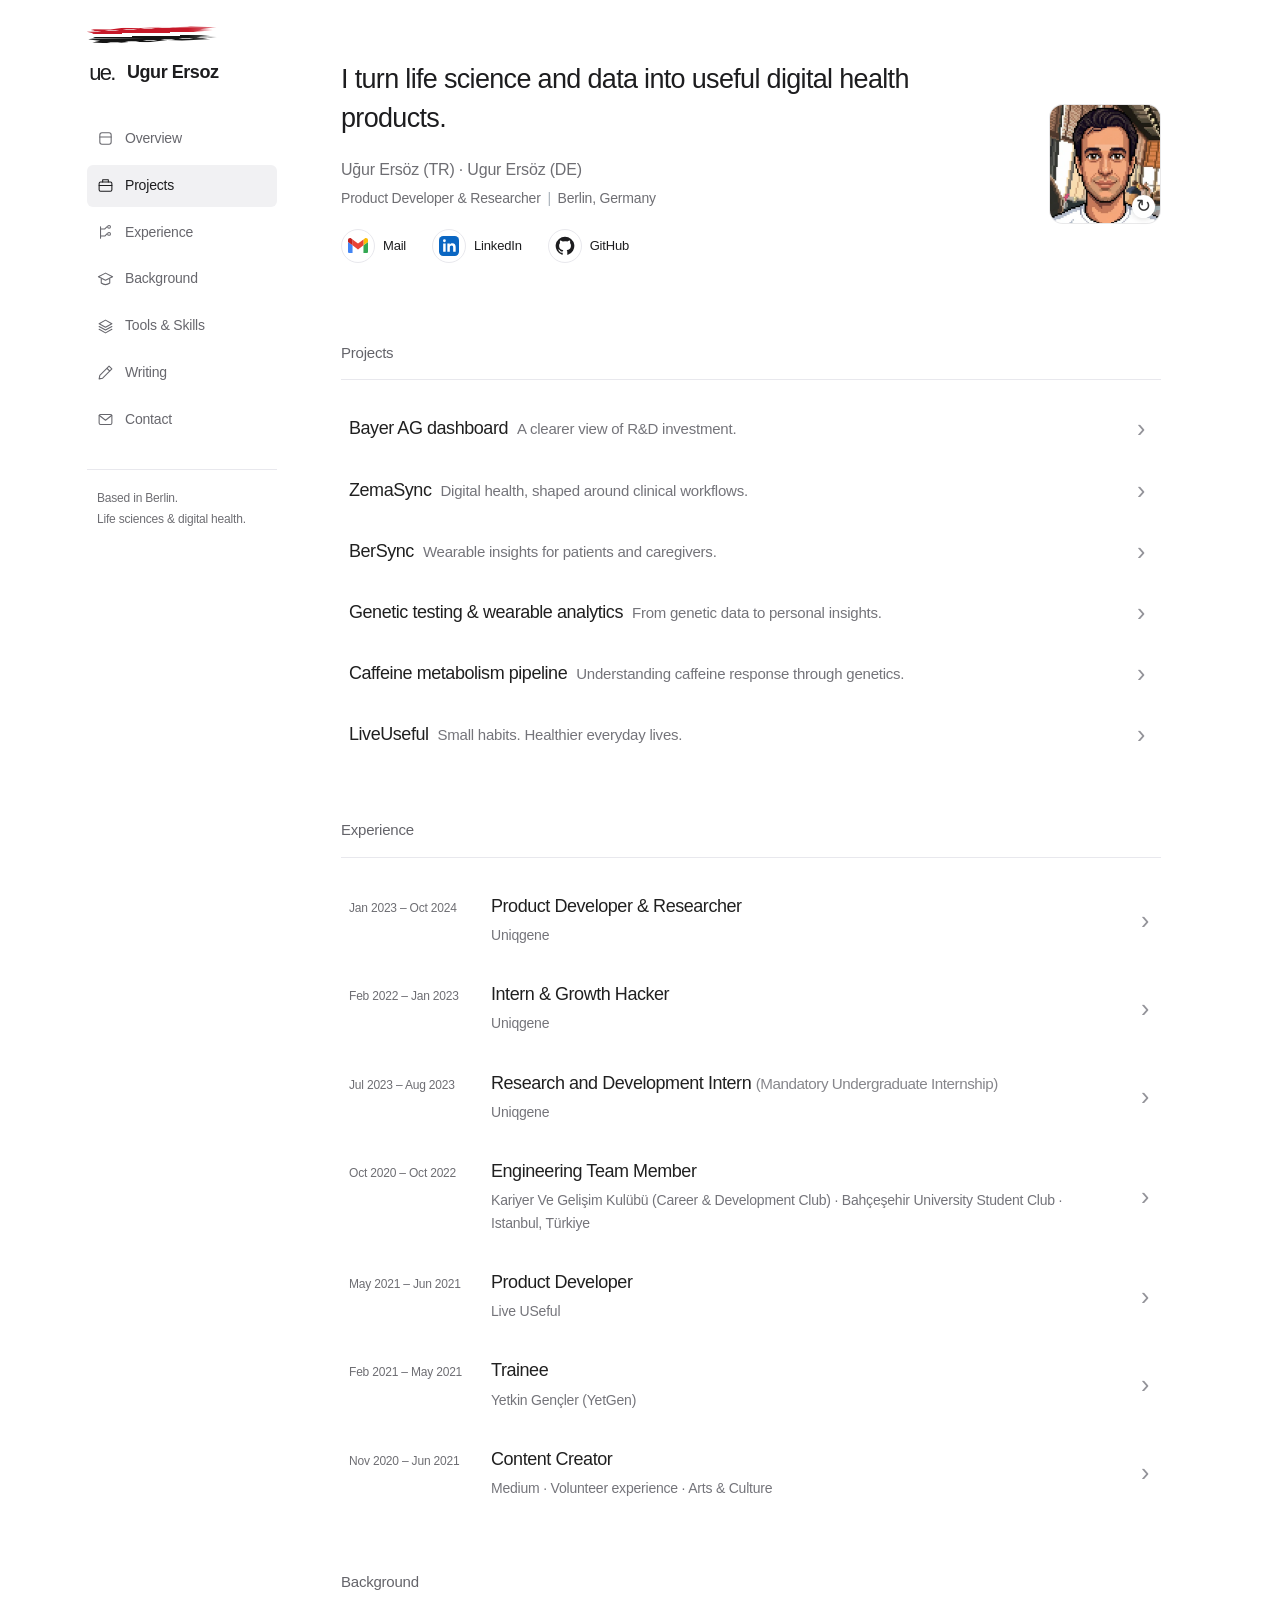
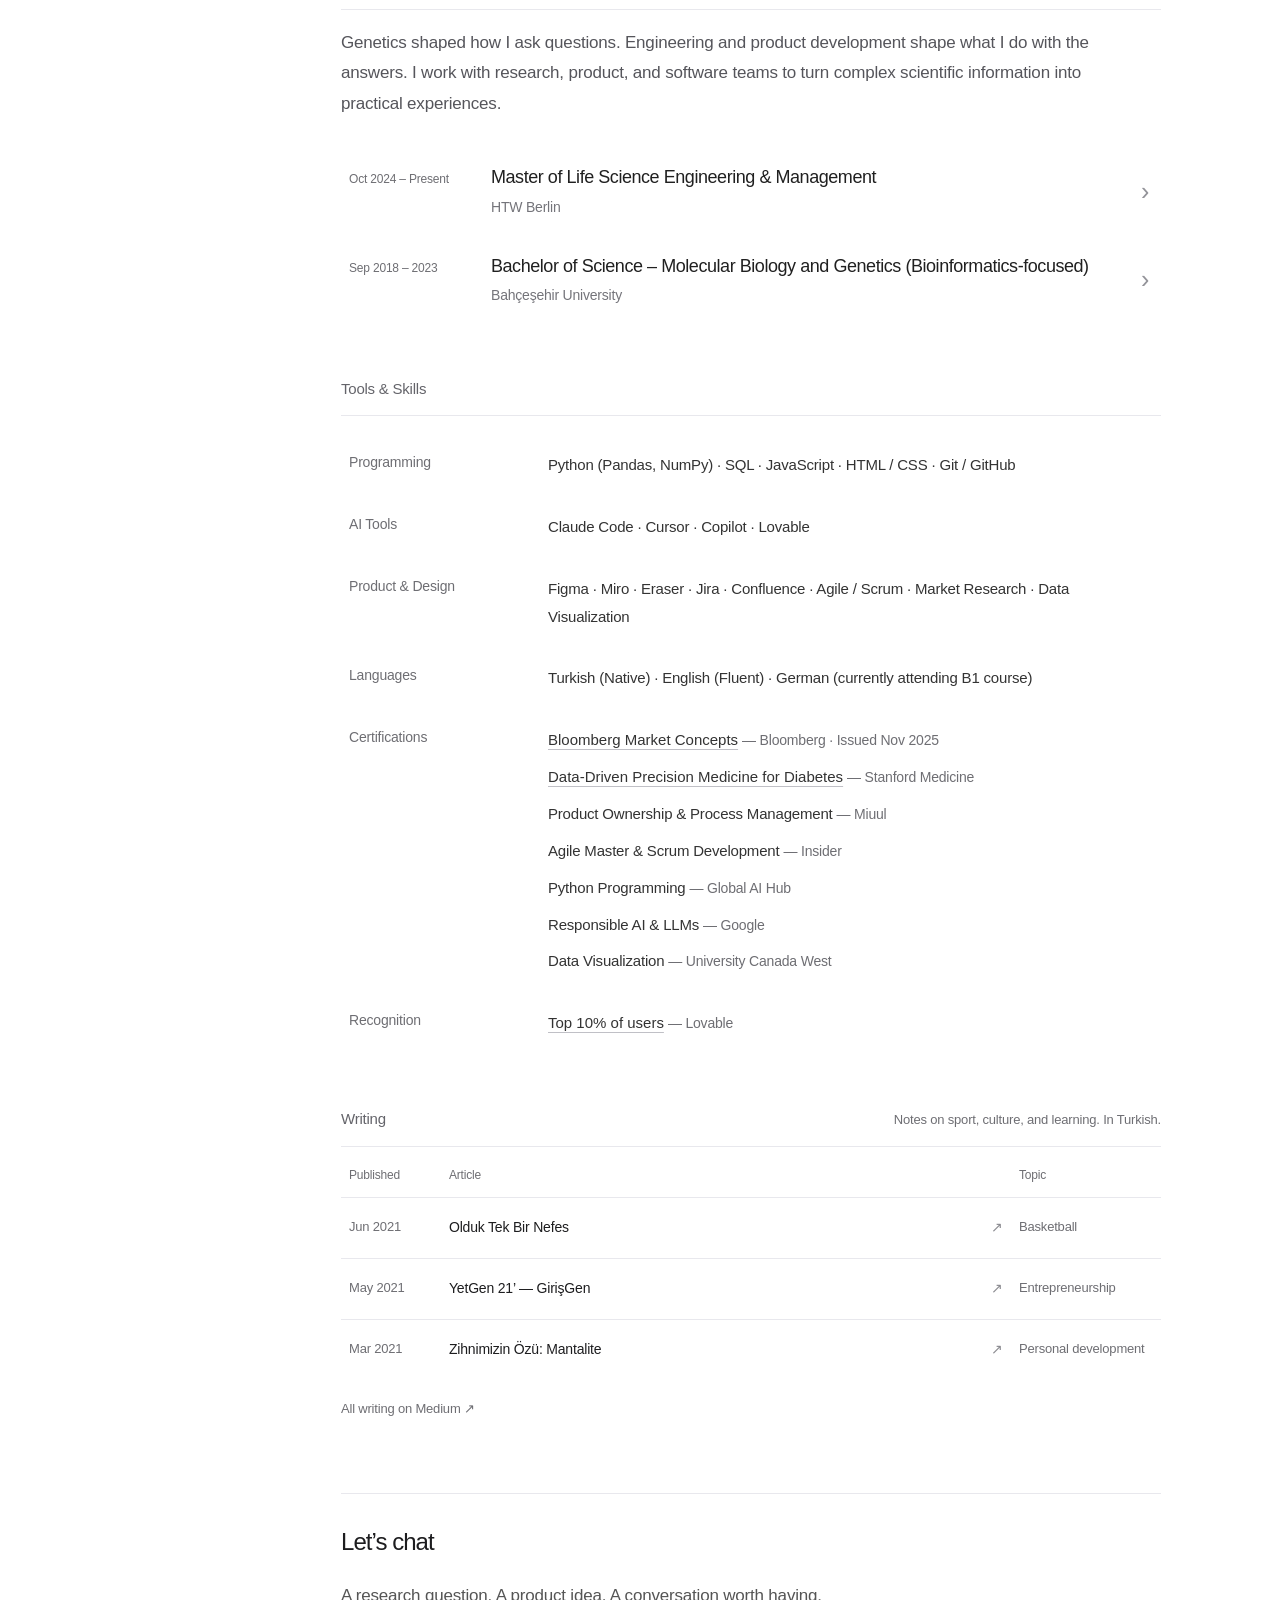
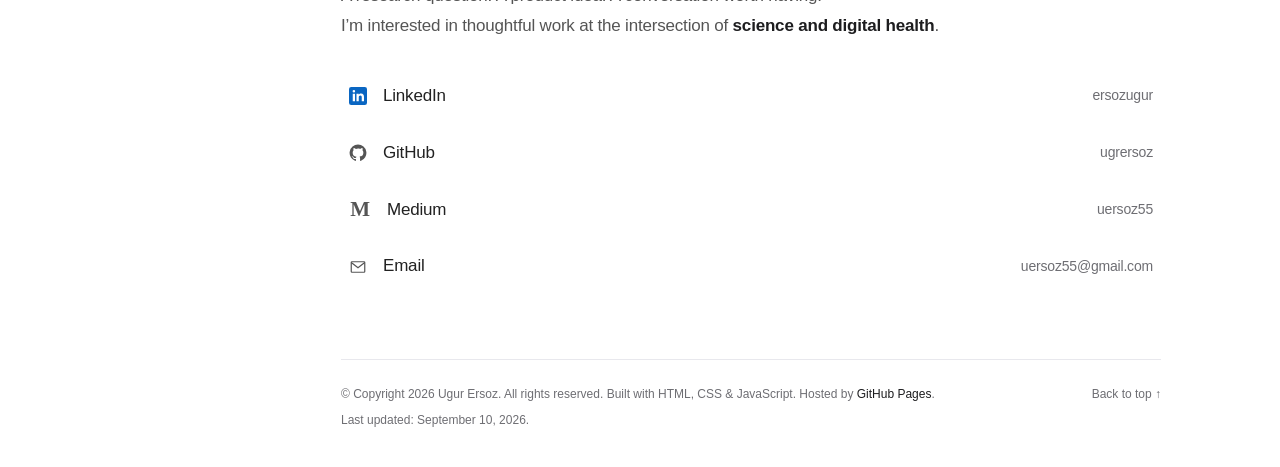
<file: index.html>
<!DOCTYPE html>
<html lang="en">

<head>
    <meta charset="UTF-8">
    <meta name="viewport" content="width=device-width, initial-scale=1.0">
    <meta name="color-scheme" content="light">
    <meta name="theme-color" content="#ffffff">

    <!-- Security hardening -->
    <meta http-equiv="Content-Security-Policy" content="default-src 'none'; script-src 'self'; script-src-attr 'none'; style-src 'self' 'unsafe-inline'; img-src 'self' data:; font-src 'self'; manifest-src 'self'; connect-src 'none'; object-src 'none'; frame-src 'none'; base-uri 'none'; form-action 'none'; upgrade-insecure-requests">
    <meta name="referrer" content="no-referrer">

    <title>Uğur Ersöz (Ugur Ersoz) — Product Developer &amp; Researcher</title>
    <meta name="description" content="Uğur Ersöz (Ugur Ersoz), product developer and researcher in Berlin. Projects in genetics, data analysis, and digital health, plus experience and writing.">
    <meta name="author" content="Ugur Ersoz">
    <meta name="robots" content="index, follow">
    <link rel="canonical" href="https://ugrersoz.github.io/">

    <!-- Open Graph -->
    <meta property="og:type" content="website">
    <meta property="og:site_name" content="Ugur Ersoz — Portfolio">
    <meta property="og:title" content="Ugur Ersoz — Product Developer & Researcher">
    <meta property="og:description" content="Product developer and researcher in life-science engineering and digital health. Berlin, Germany.">
    <meta property="og:url" content="https://ugrersoz.github.io/">
    <meta property="og:image" content="https://ugrersoz.github.io/images/og-image.jpg">
    <meta property="og:locale" content="en_US">

    <!-- Twitter -->
    <meta name="twitter:card" content="summary_large_image">
    <meta name="twitter:title" content="Ugur Ersoz — Product Developer & Researcher">
    <meta name="twitter:description" content="Product developer and researcher in life-science engineering and digital health. Berlin, Germany.">
    <meta name="twitter:image" content="https://ugrersoz.github.io/images/og-image.jpg">

    <!-- Icons & PWA -->
    <link rel="icon" type="image/png" href="images/favicon.png">
    <link rel="apple-touch-icon" href="images/apple-touch-icon.png">
    <link rel="manifest" href="site.webmanifest">

    <!-- Structured data -->
    <script type="application/ld+json">
    {
      "@context": "https://schema.org",
      "@type": "Person",
      "name": "Ugur Ersoz",
      "alternateName": ["Uğur Ersöz", "Ugur Ersöz"],
      "url": "https://ugrersoz.github.io/",
      "image": "https://ugrersoz.github.io/images/og-image.jpg",
      "jobTitle": "Product Developer & Researcher",
      "address": {
        "@type": "PostalAddress",
        "addressLocality": "Berlin",
        "addressCountry": "DE"
      },
      "sameAs": [
        "https://github.com/ugrersoz",
        "https://www.linkedin.com/in/ersozugur"
      ]
    }
    </script>
<style>
:root {
    --ink:#20272d;
    --muted:#606b75;
    --blue:#245cbe;
    --line:#e2e7eb;
    --soft:#f6f8fa;
    --body:960px;
    color-scheme:light
}

* {
    box-sizing:border-box
}
html {
    scroll-behavior:smooth;
    scroll-padding-top:100px
}
body {
    margin:0;
    background:#fff;
    color:var(--ink);
    font-family:-apple-system,BlinkMacSystemFont,'Segoe UI',sans-serif;
    font-size:16px;
    line-height:1.7;
    -webkit-font-smoothing:antialiased
}
a {
    color:inherit;
    text-underline-offset:4px
}
button {
    font:inherit;
    color:inherit
}
a,button,summary {
    -webkit-tap-highlight-color:transparent
}
a:focus-visible,button:focus-visible,summary:focus-visible {
    outline:3px solid var(--blue);
    outline-offset:5px;
    border-radius:3px
}
a:hover {
    color:var(--blue)
}
button,summary {
    cursor:pointer
}
img {
    max-width:100%;
    height:auto
}
p,h1,h2,figure {
    margin:0
}
.topbar,main,.footer {
    width:min(var(--body),calc(100% - 64px));
    margin-inline:auto
}
.topbar {
    display:flex;
    align-items:center;
    justify-content:space-between;
    min-height:100px;
    border-bottom:1px solid var(--line);
    gap:24px
}
.wordmark {
    display:flex;
    align-items:center;
    gap:12px;
    font-weight:650;
    text-decoration:none;
    white-space:nowrap
}
.monogram {
    display:grid;
    place-items:center;
    width:36px;
    height:36px;
    background:var(--ink);
    color:#fff;
    border-radius:10px;
    font-size:20px;
    letter-spacing:-1px
}
.topbar nav {
    display:flex;
    align-items:center;
    gap:28px
}
.topbar nav a {
    font-size:14px;
    text-decoration:none;
    color:var(--muted)
}
.topbar nav a[aria-current],.topbar nav a:hover {
    color:var(--blue)
}
.topbar .nav-contact {
    color:var(--ink)
}
.nav-contact span {
    margin-left:6px
}
.hero {
    display:grid;
    grid-template-columns:1fr 176px;
    align-items:center;
    gap:64px;
    padding:78px 0 50px
}
.eyebrow {
    font-size:12px;
    letter-spacing:.13em;
    font-weight:600;
    color:var(--muted);
    display:flex;
    align-items:center;
    gap:8px
}
.location-dot {
    width:6px;
    height:6px;
    border-radius:50%;
    background:var(--blue)
}
h1 {
    font-size:clamp(36px,4.7vw,54px);
    font-weight:600;
    line-height:1.13;
    letter-spacing:-.055em;
    margin:22px 0
}
h1 span {
    color:var(--blue)
}
.hero-intro {
    max-width:570px;
    color:var(--muted);
    font-size:18px;
    line-height:1.75
}
.hero-links {
    display:flex;
    align-items:center;
    gap:24px;
    margin-top:28px;
    flex-wrap:wrap
}
.hero-links a {
    font-size:14px;
    text-decoration:none
}
.hero-links .primary-link {
    font-weight:600;
    color:var(--blue)
}
.hero-links span {
    margin-left:6px
}
.portrait img {
    display:block;
    width:176px;
    height:190px;
    object-fit:cover;
    border-radius:18px;
    background:var(--soft)
}
.portrait figcaption {
    font-size:14px;
    font-weight:600;
    padding-top:12px
}
.portrait figcaption span {
    display:block;
    font-size:12px;
    font-weight:400;
    color:var(--muted)
}
.focus-strip {
    display:flex;
    gap:20px;
    flex-wrap:wrap;
    padding-bottom:34px;
    font-size:13px;
    color:var(--muted);
    border-bottom:1px solid var(--line)
}
.focus-strip span[aria-hidden] {
    color:#b2bbc5
}
.portfolio-section {
    padding-top:55px
}
.section-heading {
    display:flex;
    align-items:baseline;
    justify-content:space-between;
    gap:20px;
    margin-bottom:22px
}
.section-heading>div {
    display:flex;
    gap:16px;
    align-items:baseline
}
.section-number {
    font-size:12px;
    color:var(--blue);
    font-variant-numeric:tabular-nums
}
.section-heading h2 {
    font-size:22px;
    letter-spacing:-.035em;
    font-weight:600
}
.section-heading>p {
    font-size:14px;
    color:var(--muted)
}
.entry {
    border-top:1px solid var(--line)
}
.entry:last-child {
    border-bottom:1px solid var(--line)
}
.entry>summary {
    list-style:none;
    display:flex;
    align-items:center;
    gap:20px;
    padding:22px 8px;
    transition:background .15s
}
.entry>summary::-webkit-details-marker {
    display:none
}
.entry>summary:hover {
    background:var(--soft)
}
.entry[open]>summary {
    background:var(--soft)
}
.project-index {
    width:38px;
    height:38px;
    flex-shrink:0;
    display:grid;
    place-items:center;
    background:#f0f4fa;
    border:1px solid #e0e8f2;
    border-radius:10px;
    color:var(--blue);
    font-size:12px;
    letter-spacing:.06em
}
.entry-copy {
    flex:1;
    min-width:0
}
.entry-title,.entry-subtitle {
    display:block
}
.entry-title {
    font-size:17px;
    font-weight:600;
    line-height:1.5;
    letter-spacing:-.015em
}
.entry-subtitle {
    font-size:14px;
    color:var(--muted);
    line-height:1.6;
    margin-top:3px
}
.entry-meta {
    font-size:12px;
    color:var(--muted);
    flex-shrink:0;
    max-width:150px;
    text-align:right
}
.project-entry .entry-meta {
    background:var(--soft);
    border:1px solid var(--line);
    border-radius:5px;
    padding:2px 8px
}
.entry-toggle {
    font-size:24px;
    font-weight:300;
    color:var(--muted);
    width:24px;
    text-align:center;
    flex-shrink:0
}
.entry[open]>.entry-toggle,.entry[open]>summary>.entry-toggle {
    transform:rotate(45deg);
    color:var(--blue)
}
.entry-body {
    padding:24px 24px 30px;
    background:#fafbfc;
    border-top:1px solid var(--line)
}
.project-context {
    font-size:13px;
    color:var(--muted);
    margin-bottom:14px
}
.card-description,.job-description {
    color:#4d5862;
    line-height:1.8
}
.job-description ul {
    padding-left:20px;
    margin:0
}
.job-description li+li {
    margin-top:10px
}
strong {
    font-weight:600;
    color:var(--ink)
}
.project-content {
    display:flex;
    flex-direction:column-reverse;
    gap:22px
}
.project-image-container {
    max-width:650px
}
.project-image-container>div {
    display:flex;
    gap:12px
}
.project-image-container>div>.image-preview {
    min-width:0;
    flex:1
}
.image-preview {
    display:block;
    border:1px solid var(--line);
    padding:0;
    background:#fff;
    border-radius:8px;
    overflow:hidden;
    cursor:zoom-in;
    max-width:100%
}
.project-image-container img.project-image {
    display:block;
    width:100%!important;
    height:auto!important;
    max-height:380px;
    object-fit:contain!important
}
.launch-highlight {
    border:1px solid var(--line);
    border-radius:8px;
    margin-top:18px;
    background:#fff
}
.launch-highlight summary {
    display:flex;
    justify-content:space-between;
    gap:18px;
    padding:16px;
    list-style:none
}
.launch-highlight summary::-webkit-details-marker {
    display:none
}
.launch-summary-label {
    display:block;
    font-size:12px;
    color:var(--blue)
}
.launch-summary-title {
    display:block;
    font-size:15px;
    font-weight:600
}
.launch-toggle {
    font-size:23px
}
.launch-highlight[open] .launch-toggle {
    transform:rotate(45deg)
}
.launch-content {
    padding:0 18px 20px
}
.launch-content p,.launch-content ul {
    margin-bottom:18px
}
.launch-post-frame {
    margin-top:18px;
    max-width:600px
}
.launch-post-image {
    display:block;
    max-height:500px;
    object-fit:contain
}
.project-links {
    display:flex;
    gap:12px;
    flex-wrap:wrap;
    margin-top:20px
}
.project-link {
    font-size:14px;
    text-decoration:none;
    border:1px solid #d4dfe9;
    background:#fff;
    color:var(--blue);
    padding:7px 13px;
    border-radius:6px
}
.project-link:hover {
    background:#edf3fc
}
.about-text {
    color:var(--muted);
    max-width:750px;
    margin-bottom:28px
}
.courses-label {
    font-size:14px;
    font-weight:600;
    margin:18px 0 10px
}
.courses-list {
    display:grid;
    grid-template-columns:1fr 1fr;
    gap:8px 20px;
    font-size:14px
}
.skills-list {
    border-top:1px solid var(--line)
}
.skills-row {
    display:grid;
    grid-template-columns:175px 1fr;
    gap:24px;
    padding:21px 8px;
    border-bottom:1px solid var(--line)
}
.skills-label {
    font-size:14px;
    color:var(--muted)
}
.skills-values {
    font-size:16px
}
.cert-item+.cert-item {
    margin-top:9px
}
.cert-source {
    color:var(--muted);
    font-size:14px
}
.cert-link {
    background:none;
    border:0;
    padding:0;
    text-align:left;
    text-decoration:underline;
    text-underline-offset:4px
}
.contact-section {
    margin-top:70px;
    background:var(--soft);
    padding:40px;
    border:1px solid var(--line);
    border-radius:12px
}
.contact-section h2 {
    font-size:32px;
    letter-spacing:-.04em;
    margin:12px 0 10px;
    font-weight:600
}
.contact-section>p:not(.eyebrow) {
    color:var(--muted)
}
.email-link {
    display:inline-block;
    font-size:22px;
    color:var(--blue);
    margin-top:20px;
    text-decoration:none;
    overflow-wrap:anywhere
}
.email-link span {
    margin-left:12px
}
.contact-socials {
    display:flex;
    gap:24px;
    margin-top:20px;
    font-size:14px
}
.contact-socials a {
    text-decoration:none
}
.footer {
    display:flex;
    justify-content:space-between;
    gap:16px;
    padding:30px 0 36px;
    color:var(--muted);
    font-size:12px
}
.footer a {
    text-decoration:none
}
dialog {
    border:0;
    border-radius:12px;
    padding:48px 18px 18px;
    max-width:92vw;
    max-height:92vh;
    background:#fff
}
dialog::backdrop {
    background:rgba(15,23,32,.8)
}
dialog img {
    display:block;
    max-width:85vw;
    max-height:76vh;
    object-fit:contain;
    margin:auto
}
.close {
    position:absolute;
    top:4px;
    right:8px;
    width:44px;
    height:44px;
    border:0;
    background:transparent;
    font-size:30px
}
.skip-link {
    position:fixed;
    top:-100px;
    left:20px;
    background:var(--ink);
    color:white;
    padding:10px 16px;
    z-index:10
}
.skip-link:focus {
    top:10px
}

@media(max-width:760px) {
    .topbar,main,.footer {
    width:calc(100% - 40px)
}
.topbar {
    min-height:82px
}
.topbar nav {
    gap:16px
}
.topbar .nav-contact {
    display:none
}
.hero {
    gap:28px;
    grid-template-columns:1fr 126px;
    padding:50px 0 32px
}
.portrait img {
    width:126px;
    height:144px
}
.portrait figcaption span {
    font-size:12px
}
.hero-intro {
    font-size:16px
}
.section-heading {
    display:block
}
.section-heading>p {
    margin-top:6px
}
.entry-meta {
    display:none
}
.entry>summary {
    gap:14px
}
.focus-strip {
    gap:12px
}
.contact-section {
    padding:28px
}
.footer {
    flex-wrap:wrap
}
.skills-row {
    grid-template-columns:135px 1fr;
    gap:16px
}

}

@media(max-width:480px) {
    .topbar {
    flex-wrap:wrap;
    gap:16px;
    padding:18px 0
}
.topbar nav {
    gap:24px;
    width:100%
}
.hero {
    grid-template-columns:1fr;
    position:relative;
    padding-top:34px;
    gap:24px
}
.hero-copy {
    min-width:0
}
.hero .eyebrow {
    padding-right:64px;
    min-height:28px
}
.portrait {
    position:absolute;
    right:0;
    top:26px
}
.portrait img {
    width:52px;
    height:52px;
    border-radius:12px
}
.portrait figcaption {
    display:none
}
h1 {
    font-size:39px;
    margin-top:28px
}
.hero-links {
    gap:20px
}
.focus-strip {
    font-size:12px;
    column-gap:9px;
    row-gap:0
}
.portfolio-section {
    padding-top:40px
}
.project-index {
    width:30px;
    height:34px;
    border-radius:7px
}
.entry>summary {
    gap:10px;
    padding:18px 0
}
.entry-title {
    font-size:16px
}
.entry-subtitle {
    font-size:14px
}
.entry-body {
    padding:18px 12px
}
.skills-row {
    grid-template-columns:1fr;
    gap:7px
}
.courses-list {
    grid-template-columns:1fr
}
.contact-section {
    padding:24px 20px;
    margin-top:48px
}
.contact-section h2 {
    font-size:28px
}
.email-link {
    font-size:20px
}
.footer {
    gap:8px 16px
}
.footer>a {
    margin-left:auto
}

}

@media(prefers-reduced-motion:reduce) {
    html {
    scroll-behavior:auto
}
*,*::before,*::after {
    transition:none!important
}

}

@media print {
    .topbar,.hero-links,.footer>a {
    display:none
}
main,.footer {
    width:100%
}
.entry-body {
    display:block
}
.entry::details-content {
    content-visibility:visible
}
.contact-section {
    break-inside:avoid
}

}


.alternate-names { margin: 0 0 5px; color: var(--muted); font-size: 14px; }
.profile-role { margin-bottom: 18px; font-size: 16px; line-height: 1.6; }
.profile-role span { color: #a7b0b9; margin-inline: 3px; }
.profile-contacts { display: flex; flex-wrap: wrap; gap: 12px; margin-top: 24px; }
.profile-contacts a { display: inline-flex; align-items: center; justify-content: center; gap: 9px; min-height: 46px; padding: 9px 16px; border: 1px solid var(--line); border-radius: 8px; text-decoration: none; font-size: 15px; background: #fff; }
.profile-contacts a:hover { border-color: var(--blue); background: var(--soft); }
.profile-contacts svg { width: 19px; height: 19px; flex-shrink: 0; }
.hero-links { margin-top: 20px; }
.footer { align-items: baseline; font-size: 13px; }
.footer-details { max-width: 780px; }
.footer-details p + p { margin-top: 4px; }
.footer-details a { color: var(--blue); }
.footer > a { flex-shrink: 0; }
@media (max-width: 480px) {
 .profile-contacts { gap: 8px; }
 .profile-contacts a { padding-inline: 12px; font-size: 14px; }
 .profile-role { font-size: 15px; }
 .footer > a { margin: 6px 0 0; }
}

.portrait-flip { display: block; position: relative; width: 176px; height: 190px; padding: 0; border: 0; border-radius: 18px; background: transparent; perspective: 900px; cursor: pointer; }
.portrait-flipper { position: relative; display: block; width: 100%; height: 100%; transform-style: preserve-3d; transition: transform .65s cubic-bezier(.2,.7,.2,1); }
.portrait-flip[aria-pressed="true"] .portrait-flipper { transform: rotateY(180deg); }
.portrait .portrait-flipper img { position: absolute; inset: 0; display: block; width: 100%; height: 100%; object-fit: cover; border-radius: 18px; backface-visibility: hidden; -webkit-backface-visibility: hidden; }
.portrait-back { transform: rotateY(180deg); }
.flip-badge { position: absolute; bottom: 9px; right: 9px; display: grid; place-items: center; width: 28px; height: 28px; border-radius: 50%; background: #fff; color: var(--blue); font-size: 21px; line-height: 1; box-shadow: 0 1px 6px #0002; pointer-events: none; }
.portrait-hint { display: block; margin-top: 7px; font-size: 12px; color: var(--muted); }
@media (max-width: 760px) { .portrait-flip { width: 126px; height: 144px; } }
@media (max-width: 480px) {
 .portrait-flip { width: 52px; height: 52px; border-radius: 12px; }
 .portrait .portrait-flipper img { border-radius: 12px; }
 .flip-badge { width: 19px; height: 19px; font-size: 16px; bottom: -4px; right: -4px; }
 .portrait-hint { position: absolute; width: 1px; height: 1px; overflow: hidden; clip-path: inset(50%); white-space: nowrap; }
}
@media (prefers-reduced-motion: reduce) { .portrait-flipper { transition: none; } }

.recognition-badge { display: inline-block; padding: 2px 9px; margin-right: 5px; border: 1px solid #d4dfef; border-radius: 5px; background: #f0f4fa; color: var(--blue); font-size: 13px; font-weight: 600; }
.recognition-description { margin-top: 5px; color: var(--muted); font-size: 14px; }
.credential-preview { width: min(100%, 450px); margin: 14px 0 18px; }
.credential-preview img { display: block; width: 100%; height: auto; }
.credential-details { margin-top: 10px; }
.credential-details > summary { width: fit-content; color: var(--blue); font-size: 14px; cursor: pointer; }
.writing-list { border-top: 1px solid var(--line); }
.writing-link { display: flex; align-items: center; justify-content: space-between; gap: 18px; padding: 20px 8px; border-bottom: 1px solid var(--line); text-decoration: none; }
.writing-link:hover { background: var(--soft); }
.writing-link > span:last-child { color: var(--blue); }
.writing-more { display: inline-block; margin-top: 18px; font-size: 14px; color: var(--blue); text-decoration: none; }
.contact-socials { flex-wrap: wrap; }

/* Quiet, text-led portfolio layout. */
:root { --body: 900px; --ink: #242424; --muted: #747474; --blue: #414141; --soft: #fafafa; --line: #ededed; }
body { font-family: Arial, Helvetica, sans-serif; color: #555; line-height: 1.7; }
.topbar { border-bottom: 0; min-height: 86px; }
.monogram { background: transparent; color: var(--ink); border-radius: 0; }
.hero { padding: 48px 0 18px; gap: 40px; }
.hero h1 { font-size: 28px; font-weight: 600; line-height: 1.45; letter-spacing: -.025em; margin: 0 0 24px; color: #555; }
.hero-copy > .eyebrow { display: none; }
.alternate-names { font-size: 15px; }
.profile-role { color: var(--muted); font-size: 16px; }
.profile-contacts a { border: 0; padding: 5px 0; background: transparent; border-radius: 0; }
.profile-contacts { gap: 24px; margin-top: 12px; }
.hero-links .primary-link { color: var(--muted); font-weight: 400; }
.portfolio-section { padding-top: 58px; }
.section-heading { margin-bottom: 20px; }
.section-heading h2, .contact-section h2 { color: var(--muted); font-size: 18px; font-weight: 400; letter-spacing: 0; }
.section-heading > p { font-size: 15px; }
.entry, .entry:last-child { border: 0; }
.entry > summary { padding: 17px 10px; gap: 18px; border-radius: 4px; }
.entry[open] > summary { background: transparent; }
.entry-title { display: inline; color: #202020; font-size: 19px; font-weight: 400; letter-spacing: 0; }
.entry-subtitle { display: inline; color: var(--muted); font-size: 16px; margin-left: 9px; line-height: 1.65; }
.entry-meta { color: var(--muted); font-size: 14px; }
.project-entry .entry-meta { display: none; }
.entry-toggle { color: #858585; font-size: 28px; font-weight: 400; line-height: 1; transition: transform .18s ease; }
.entry[open] > summary > .entry-toggle { transform: rotate(90deg); color: #555; }
.entry-body { margin: 0 10px 14px; padding: 16px 18px 22px; border: 0; border-left: 1px solid var(--line); background: transparent; }
.about-text { color: #555; }
.skills-list, .skills-row, .writing-list, .writing-link { border: 0; }
.skills-row { padding: 17px 10px; }
.skills-values { color: #333; }
.writing-link { padding: 17px 10px; }
.writing-link .entry-subtitle { display: block; margin-left: 0; margin-top: 4px; }
.contact-section { background: transparent; border: 0; border-radius: 0; padding: 0; margin-top: 64px; }
.contact-section h2 { margin: 0 0 22px; }
.contact-section > p { padding: 0 10px; max-width: 820px; font-size: 18px; color: #555 !important; line-height: 1.8; }
.contact-list { margin-top: 24px; }
.contact-row { display: flex; justify-content: space-between; align-items: center; gap: 24px; padding: 15px 10px; text-decoration: none; border-radius: 4px; }
.contact-row:hover { background: var(--soft); }
.contact-label { display: inline-flex; align-items: center; gap: 18px; color: #222; font-size: 19px; }
.contact-label svg, .medium-mark { width: 22px; height: 22px; flex-shrink: 0; color: #555; }
.medium-mark { display: inline-grid; place-items: center; font-family: Georgia, serif; font-weight: bold; font-size: 21px; line-height: 1; }
.contact-handle { font-size: 16px; color: var(--muted); overflow-wrap: anywhere; text-align: right; }
.footer { margin-top: 74px; color: var(--muted); }
@media (max-width: 760px) {
 .hero { grid-template-columns: 1fr 126px; gap: 26px; }
 .hero h1 { font-size: 25px; }
 .entry-meta { display: block; max-width: 115px; font-size: 13px; }
 .entry-title { font-size: 18px; }
 .entry-subtitle { display: block; margin: 4px 0 0; font-size: 15px; }
 .project-entry .entry-meta { display: none; }
}
@media (max-width: 480px) {
 .hero { grid-template-columns: 1fr; padding-top: 28px; }
 .hero h1 { font-size: 24px; padding-right: 72px; line-height: 1.5; }
 .portrait { top: 30px; }
 .portfolio-section { padding-top: 42px; }
 .entry > summary { padding: 15px 0; gap: 10px; flex-wrap: wrap; }
 .entry-copy { flex-basis: calc(100% - 40px); }
 .entry-meta { order: 3; max-width: none; flex-basis: 100%; text-align: left; }
 .entry-toggle { margin-left: auto; }
 .entry-body { margin-inline: 0; padding-inline: 12px; }
 .contact-section { margin-top: 46px; }
 .contact-section > p { padding: 0; font-size: 16px; }
 .contact-row { padding: 15px 0; gap: 12px; }
 .contact-label { font-size: 17px; gap: 10px; }
 .contact-handle { font-size: 14px; min-width: 0; }
 .footer { margin-top: 48px; }
}

/* Editorial clarity, restrained surfaces, and deliberate typography. */
:root { --body: 920px; --ink: #1d1d1f; --muted: #6e6e73; --blue: #1d1d1f; --soft: #f5f5f7; --line: #e8e8ed; }
body { font-family: -apple-system, BlinkMacSystemFont, 'Segoe UI', Helvetica, Arial, sans-serif; color: var(--ink); font-weight: 400; letter-spacing: -.012em; }
::selection { background: #dce8e5; color: #152922; }
a:focus-visible, button:focus-visible, summary:focus-visible { outline-color: #487d70; }
.topbar { min-height: 84px; border-bottom: 1px solid var(--line); }
.wordmark { font-size: 15px; font-weight: 600; letter-spacing: -.025em; gap: 9px; }
.monogram { font-size: 22px; font-weight: 500; width: 30px; letter-spacing: -.08em; }
.topbar nav { gap: 28px; }
.topbar nav a { font-size: 13px; }
.topbar .nav-contact { border: 1px solid var(--line); border-radius: 100px; padding: 7px 13px; }
.topbar nav a:hover { color: #111; }
.hero { padding: 66px 0 48px; grid-template-columns: minmax(0,1fr) 176px; gap: 70px; }
.hero-copy > .eyebrow { display: block; font-size: 12px; font-weight: 500; text-transform: none; letter-spacing: .025em; color: var(--muted); margin-bottom: 20px; }
.hero h1 { font-size: clamp(32px,4.5vw,44px); font-weight: 500; line-height: 1.12; letter-spacing: -.055em; margin: 0 0 24px; color: var(--ink); }
.hero h1 span { color: #77777d; }
.hero-intro { font-size: 17px; line-height: 1.75; letter-spacing: -.015em; color: #55555b; max-width: 530px; margin-bottom: 24px; }
.alternate-names { font-size: 13px; margin-bottom: 3px; color: var(--muted); }
.profile-role { font-size: 14px; margin-bottom: 0; }
.profile-contacts { margin-top: 15px; gap: 22px; }
.profile-contacts a { font-size: 13px; min-height: 36px; gap: 7px; }
.profile-contacts svg { width: 16px; height: 16px; }
.hero-links { margin-top: 20px; }
.hero-links .primary-link { display: inline-flex; align-items: center; gap: 20px; color: var(--ink); font-size: 13px; font-weight: 500; text-decoration: underline; text-underline-offset: 6px; text-decoration-color: #b9b9c0; }
.hero-links .primary-link span { transition: transform .2s ease; }
.hero-links .primary-link:hover span { transform: translateY(3px); }
.portrait-flip { width: 176px; height: 190px; border-radius: 18px; }
.portrait .portrait-flipper img { border: 1px solid #0000000d; }
.portrait figcaption { font-size: 13px; font-weight: 500; padding-top: 14px; }
.portrait figcaption span, .portrait-hint { font-size: 12px; color: var(--muted); line-height: 1.6; }
.flip-badge { color: #333; }
.portfolio-section { padding-top: 52px; }
.section-heading { margin-bottom: 18px; padding-bottom: 14px; border-bottom: 1px solid var(--line); }
.section-heading h2 { font-size: 15px; font-weight: 500; color: #64646a; letter-spacing: -.015em; }
.section-heading > p { font-size: 13px; }
.entry > summary { padding: 17px 8px; border-radius: 6px; transition: background .2s ease; }
.entry > summary:hover { background: #f8f8fa; }
.entry-title { font-size: 18px; font-weight: 450; letter-spacing: -.025em; }
.entry-subtitle { font-size: 15px; color: #74747a; letter-spacing: -.015em; }
.entry-meta { font-size: 13px; }
.entry-toggle { font-size: 25px; color: #939399; }
.entry[open] > summary > .entry-copy .entry-title { color: #335e53; }
.entry-body { border-left: 1px solid #d6e2de; padding: 15px 20px 22px; margin-left: 8px; }
.card-description, .job-description { font-size: 16px; color: #55555b; line-height: 1.8; }
.launch-highlight { background: transparent; border-color: var(--line); }
.project-link { border-radius: 7px; border-color: #dedee3; color: var(--ink); font-size: 13px; }
.project-link:hover { background: var(--soft); }
.about-text { font-size: 17px; line-height: 1.8; color: #55555b; }
.skills-row { padding: 17px 8px; }
.skills-label { font-size: 14px; color: var(--muted); }
.skills-values { font-size: 15px; line-height: 1.85; }
.cert-link { text-decoration-color: #c0c0c6; }
.cert-link:hover { text-decoration-color: var(--ink); }
.cert-source { font-size: 14px; }
.writing-link { border-radius: 6px; padding: 17px 8px; }
.writing-link .entry-subtitle { font-size: 13px; }
.writing-more { font-size: 13px; color: var(--muted); }
.contact-section { margin-top: 72px; padding-top: 28px; border-top: 1px solid var(--line); }
.contact-section h2 { font-size: 24px; font-weight: 500; letter-spacing: -.04em; color: var(--ink); margin-bottom: 18px; }
.contact-section > p { padding: 0; font-size: 17px; line-height: 1.8; }
.contact-list { margin-top: 26px; }
.contact-row { padding: 14px 8px; }
.contact-label { font-size: 17px; gap: 16px; }
.contact-label svg { width: 18px; height: 18px; }
.contact-handle { font-size: 14px; }
.footer { margin-top: 64px; border-top: 1px solid var(--line); padding-top: 24px; font-size: 12px; letter-spacing: 0; line-height: 1.8; }
@media (max-width: 760px) {
 .topbar nav { gap: 20px; }
 .hero { grid-template-columns: minmax(0,1fr) 126px; gap: 30px; padding-block: 44px 26px; }
 .portrait-flip { width: 126px; height: 144px; }
 .hero h1 { font-size: 35px; }
 .hero-intro { font-size: 16px; }
 .entry-subtitle { display: block; margin-left: 0; }
 .section-heading > p { margin-top: 7px; }
}
@media (max-width: 480px) {
 .topbar { gap: 12px; padding-block: 17px; }
 .topbar nav { gap: 26px; }
 .hero { display: flex; flex-direction: column; align-items: stretch; gap: 26px; padding-top: 32px; }
 .hero h1 { font-size: 36px; padding-right: 0; }
 .hero-copy > .eyebrow { padding: 0; min-height: 0; margin-bottom: 18px; }
 .portrait { position: static; display: grid; grid-template-columns: 72px 1fr; column-gap: 16px; align-items: center; }
 .portrait-flip { grid-row: 1 / 3; width: 72px; height: 78px; }
 .portrait figcaption { display: block; padding-top: 0; align-self: end; }
 .portrait-hint { position: static; width: auto; height: auto; clip-path: none; overflow: visible; margin-top: 2px; align-self: start; }
 .flip-badge { width: 21px; height: 21px; right: -5px; bottom: -5px; }
 .portfolio-section { padding-top: 36px; }
 .entry > summary { padding-inline: 0; }
 .entry-title { font-size: 17px; }
 .entry-body { margin-left: 0; padding-inline: 14px; }
 .skills-row { padding-inline: 0; }
 .contact-section { margin-top: 48px; }
 .contact-row { padding-inline: 0; gap: 10px; }
 .contact-label { font-size: 16px; gap: 10px; }
 .contact-handle { font-size: 13px; }
 .footer { margin-top: 42px; }
}
@media (prefers-reduced-motion: reduce) { .hero-links .primary-link:hover span { transform: none; } }
/* Dry-brush accent: saturated pigment, broken edges, and fine paint gaps. */
.topbar { position: relative; }
.topbar::before {
 content: "";
 position: absolute;
 top: 4px;
 left: 0;
 width: clamp(128px, 20vw, 190px);
 height: 16px;
 pointer-events: none;
 background:
  linear-gradient(178deg, transparent 0 17%, #ffffffa6 18% 20%, transparent 21% 76%, #ffffffb3 77% 79%, transparent 80%),
  linear-gradient(1deg, transparent 0 29%, #ffffff8c 30% 32%, transparent 33% 88%, #ffffffa6 89% 91%, transparent 92%),
  linear-gradient(to bottom, #c71929 0 39%, #fff 39% 59%, #141414 59% 100%);
 opacity: 1;
 transform: rotate(-1.2deg);
 transform-origin: left center;
 clip-path: polygon(0 24%, 6% 15%, 3% 8%, 18% 12%, 28% 3%, 40% 9%, 52% 0, 68% 7%, 79% 4%, 100% 13%, 87% 23%, 97% 29%, 82% 35%, 93% 42%, 80% 49%, 98% 57%, 86% 66%, 100% 73%, 89% 80%, 95% 87%, 73% 91%, 62% 86%, 47% 97%, 34% 91%, 20% 100%, 4% 91%, 10% 81%, 1% 72%, 6% 59%, 0 49%, 5% 36%);
 -webkit-mask-image: linear-gradient(to right, #000b 0, #000 7% 78%, #000b 91%, #0004 100%);
 mask-image: linear-gradient(to right, #000b 0, #000 7% 78%, #000b 91%, #0004 100%);
}

/* Compact introduction; identity and contact details stay within easy reach. */
.hero { display: grid; grid-template-columns: minmax(0, 1fr) 112px; align-items: center; gap: 48px; padding: 42px 0 20px; }
.hero h1 { max-width: 630px; margin: 0 0 18px; padding: 0; font-size: 27px; font-weight: 500; line-height: 1.45; letter-spacing: -.025em; }
.alternate-names { margin-bottom: 4px; font-size: 16px; }
.profile-role { margin-bottom: 0; font-size: 14px; }
.profile-contacts { margin-top: 14px; gap: 22px; }
.portrait { position: static; display: block; }
.portrait-flip { width: 112px; height: 120px; }
.portrait .portrait-flipper img { border-radius: 14px; }
.portrait .portrait-hint { position: absolute; width: 1px; height: 1px; margin: -1px; padding: 0; overflow: hidden; clip-path: inset(50%); white-space: nowrap; }
.flip-badge { width: 23px; height: 23px; right: 6px; bottom: 6px; font-size: 18px; }
@media (max-width: 760px) {
 .hero { grid-template-columns: minmax(0, 1fr) 96px; gap: 28px; padding-top: 34px; }
 .hero h1 { font-size: 24px; }
 .portrait-flip { width: 96px; height: 104px; }
}
@media (max-width: 480px) {
 .hero { grid-template-columns: minmax(0, 1fr) 64px; align-items: start; gap: 16px; padding: 28px 0 12px; }
 .hero h1 { font-size: 21px; line-height: 1.5; margin-bottom: 15px; }
 .portrait { margin-top: 5px; }
 .portrait-flip { width: 64px; height: 70px; }
 .alternate-names { font-size: 15px; }
 .profile-role { font-size: 13px; }
 .profile-contacts { gap: 14px; }
 .profile-contacts a { font-size: 13px; }
 .flip-badge { width: 20px; height: 20px; right: -4px; bottom: -4px; font-size: 17px; }
}

/* Section rail and dated reading lists, adapted to the existing portfolio. */
body { display: grid; grid-template-columns: 190px minmax(0, 820px); column-gap: 64px; max-width: 1170px; margin: 0 auto; padding: 0 32px; }
.topbar { position: sticky; top: 28px; align-self: start; display: flex; flex-direction: column; align-items: stretch; justify-content: flex-start; gap: 28px; width: 100%; min-height: 0; margin: 28px 0 0; padding: 26px 0 0; border: 0; }
.topbar::before { width: 130px; top: 0; }
.wordmark { align-items: center; gap: 10px; font-size: 18px; }
.wordmark small { display: block; margin-top: 3px; font-size: 12px; color: var(--muted); font-weight: 400; letter-spacing: 0; }
.topbar nav { display: flex; flex-direction: column; align-items: stretch; gap: 5px; }
.topbar nav a { display: flex; align-items: center; gap: 11px; padding: 9px 10px; min-height: 40px; border: 0; border-radius: 6px; font-size: 14px; color: #67676d; text-decoration: none; }
.topbar nav a svg { width: 17px; height: 17px; flex-shrink: 0; }
.topbar nav a:hover { background: #f7f7f8; color: #252529; }
.topbar nav a[aria-current="location"] { background: #f1f1f3; color: #1d1d1f; font-weight: 500; }
.rail-note { padding: 18px 10px 0; border-top: 1px solid var(--line); color: var(--muted); font-size: 12px; line-height: 1.8; }
main { width: 100%; min-width: 0; margin: 0; }
.hero { padding-top: 60px; }
.footer { grid-column: 2; width: 100%; min-width: 0; margin-inline: 0; }
#experience .entry > summary, #education .entry > summary { display: grid; grid-template-columns: 122px minmax(0,1fr) 20px; column-gap: 20px; align-items: baseline; }
#experience .entry-meta, #education .entry-meta { display: block; grid-column: 1; grid-row: 1; max-width: none; text-align: left; font-size: 12px; line-height: 1.8; color: var(--muted); }
#experience .entry-copy, #education .entry-copy { grid-column: 2; grid-row: 1; }
#experience .entry-toggle, #education .entry-toggle { grid-column: 3; grid-row: 1; align-self: center; }
#experience .entry-subtitle, #education .entry-subtitle { display: block; margin: 4px 0 0; font-size: 14px; }
#experience .entry-body, #education .entry-body { margin-left: 150px; }
.writing-archive { width: 100%; border-collapse: collapse; table-layout: fixed; text-align: left; font-size: 14px; }
.writing-archive th { padding: 0 8px 12px; color: var(--muted); font-size: 12px; font-weight: 400; }
.writing-archive th:first-child { width: 100px; }
.writing-archive th:last-child { width: 150px; }
.writing-archive td { padding: 18px 8px; border-top: 1px solid var(--line); vertical-align: top; }
.writing-archive td:first-child { color: var(--muted); font-size: 13px; font-variant-numeric: tabular-nums; }
.writing-archive td:last-child { color: var(--muted); font-size: 13px; }
.writing-archive a { display: flex; justify-content: space-between; align-items: baseline; gap: 12px; text-decoration: none; }
.writing-archive a > span:last-child { color: #8b8b90; }
.writing-archive a:hover > span:first-child { text-decoration: underline; text-underline-offset: 4px; }
.visually-hidden { position: absolute; width: 1px; height: 1px; padding: 0; margin: -1px; overflow: hidden; clip-path: inset(50%); white-space: nowrap; }
@media (max-width: 1000px) {
 body { grid-template-columns: 170px minmax(0,1fr); column-gap: 36px; padding-inline: 24px; }
 .hero { gap: 28px; }
 .writing-archive th:last-child { width: 120px; }
}
@media (max-width: 820px) {
 body { display: block; max-width: 760px; padding-inline: 24px; }
 .topbar { position: static; margin: 0; padding-top: 28px; gap: 18px; }
 .topbar nav { flex-direction: row; flex-wrap: wrap; gap: 3px; padding-bottom: 14px; border-bottom: 1px solid var(--line); }
 .topbar nav a { padding: 7px 10px; font-size: 13px; min-height: 36px; }
 .topbar nav a svg { display: none; }
 .rail-note { display: none; }
 .hero { padding-top: 30px; }
 main, .footer { width: 100%; }
}
@media (max-width: 480px) {
 body { padding-inline: 20px; }
 .topbar nav { column-gap: 1px; }
 #experience .entry > summary, #education .entry > summary { grid-template-columns: minmax(0,1fr) 20px; gap: 5px 10px; }
 #experience .entry-meta, #education .entry-meta { grid-column: 1; grid-row: 1; order: initial; }
 #experience .entry-copy, #education .entry-copy { grid-column: 1; grid-row: 2; }
 #experience .entry-toggle, #education .entry-toggle { grid-column: 2; grid-row: 1 / 3; }
 #experience .entry-body, #education .entry-body { margin-left: 0; }
 .writing-archive th:first-child { width: 78px; }
 .writing-archive th:last-child, .writing-archive td:last-child { display: none; }
 .writing-archive td, .writing-archive th { padding-left: 0; padding-right: 8px; }
 .writing-archive a { font-size: 14px; }
}
@media print { body { display: block; padding: 0; } .topbar { display: none; } main, .footer { width: 100%; } }

/* Crisp vector icons with a consistent circular surface. */
.profile-contacts { gap: 18px; }
.profile-contacts a { gap: 8px; min-height: 44px; border-radius: 999px; padding: 3px 8px 3px 0; transition: color .18s ease, background-color .18s ease; }
.profile-contacts .contact-icon { display: inline-flex; align-items: center; justify-content: center; flex: 0 0 34px; width: 34px; height: 34px; border: 1px solid #e8e8ed; border-radius: 50%; background: #fff; transition: background-color .18s ease, border-color .18s ease, box-shadow .18s ease; }
.profile-contacts .contact-icon svg { display: block; width: 20px; height: 20px; flex-shrink: 0; }
.profile-contacts a:hover { background: #f5f5f7; }
.profile-contacts a:hover .contact-icon, .profile-contacts a:focus-visible .contact-icon { border-color: #d4d4db; background: #fafafa; box-shadow: 0 2px 6px #00000008; }
@media (max-width: 480px) { .profile-contacts { gap: 8px 12px; } }
</style></head>
<body>
<a class="skip-link" href="#main">Skip to content</a>
<header class="topbar"><a class="wordmark" href="#me" aria-label="Ugur Ersoz, home"><span class="monogram" aria-hidden="true">ue.</span><span>Ugur Ersoz</span></a><nav aria-label="Main navigation"><a href="#me" aria-current="location"><svg viewBox="0 0 24 24" fill="none" stroke="currentColor" stroke-width="1.5" stroke-linecap="round" stroke-linejoin="round" aria-hidden="true"><rect x="4" y="4" width="16" height="16" rx="3"/><path d="M4 10h16"/></svg><span>Overview</span></a><a href="#projects"><svg viewBox="0 0 24 24" fill="none" stroke="currentColor" stroke-width="1.5" stroke-linecap="round" stroke-linejoin="round" aria-hidden="true"><rect x="3" y="7" width="18" height="13" rx="2"/><path d="M8 7V4h8v3M3 12h18"/></svg><span>Projects</span></a><a href="#experience"><svg viewBox="0 0 24 24" fill="none" stroke="currentColor" stroke-width="1.5" stroke-linecap="round" stroke-linejoin="round" aria-hidden="true"><path d="M5 4v16M5 7h6M5 17h6M11 7l3-3M11 17l3-3"/><circle cx="17" cy="4" r="2"/><circle cx="17" cy="14" r="2"/></svg><span>Experience</span></a><a href="#education"><svg viewBox="0 0 24 24" fill="none" stroke="currentColor" stroke-width="1.5" stroke-linecap="round" stroke-linejoin="round" aria-hidden="true"><path d="m2 8 10-5 10 5-10 5-10-5ZM6 10v7c4 3 8 3 12 0v-7"/></svg><span>Background</span></a><a href="#skills"><svg viewBox="0 0 24 24" fill="none" stroke="currentColor" stroke-width="1.5" stroke-linecap="round" stroke-linejoin="round" aria-hidden="true"><path d="m12 3 9 5-9 5-9-5 9-5ZM3 12l9 5 9-5M3 16l9 5 9-5"/></svg><span>Tools & Skills</span></a><a href="#writing"><svg viewBox="0 0 24 24" fill="none" stroke="currentColor" stroke-width="1.5" stroke-linecap="round" stroke-linejoin="round" aria-hidden="true"><path d="m4 16-1 5 5-1L21 7l-4-4L4 16ZM14 6l4 4"/></svg><span>Writing</span></a><a href="#contact"><svg viewBox="0 0 24 24" fill="none" stroke="currentColor" stroke-width="1.5" stroke-linecap="round" stroke-linejoin="round" aria-hidden="true"><rect x="3" y="5" width="18" height="14" rx="2"/><path d="m3 6 9 7 9-7"/></svg><span>Contact</span></a></nav><p class="rail-note">Based in Berlin.<br>Life sciences &amp; digital health.</p></header>
<main id="main">
<section id="me" class="hero" aria-labelledby="intro-heading"><div class="hero-copy"><h1 id="intro-heading">I turn life science and data into useful digital health products.</h1><p class="alternate-names">Uğur Ersöz (TR) · Ugur Ersöz (DE)</p><p class="profile-role">Product Developer &amp; Researcher <span aria-hidden="true">|</span> Berlin, Germany</p><div class="profile-contacts" aria-label="Contact links"><a href="mailto:uersoz55@gmail.com"><span class="contact-icon" aria-hidden="true"><svg viewBox="0 0 24 24" aria-hidden="true" focusable="false"><path fill="#4285f4" d="M1.636 20.455h3.819V11.18L0 7.09v11.728c0 .905.733 1.637 1.636 1.637Z"/><path fill="#34a853" d="M18.545 20.455h3.819c.903 0 1.636-.732 1.636-1.637V7.091l-5.455 4.09Z"/><path fill="#fbbc04" d="M18.545 4.09v7.091L24 7.091V4.91c0-2.023-2.31-3.177-3.927-1.964Z"/><path fill="#ea4335" d="M5.455 11.182V4.09L12 9l6.545-4.91v7.092L12 16.09Z"/><path fill="#c5221f" d="M0 4.91v2.18l5.455 4.092V4.09L3.927 2.946C2.31 1.733 0 2.887 0 4.91Z"/></svg></span>Mail</a><a href="https://www.linkedin.com/in/ersozugur" target="_blank" rel="noopener noreferrer"><span class="contact-icon" aria-hidden="true"><svg viewBox="0 0 24 24" aria-hidden="true"><rect width="24" height="24" rx="5" fill="#0a66c2"/><path fill="#fff" d="M5 9h3v10H5zm1.5-5a1.7 1.7 0 1 0 0 3.4 1.7 1.7 0 0 0 0-3.4zM10 9h3v1.4c.7-1.1 1.7-1.7 3.1-1.7 2.7 0 3.9 1.7 3.9 4.6V19h-3v-5.1c0-1.5-.4-2.5-1.8-2.5-1.5 0-2.2 1-2.2 2.5V19h-3z"/></svg></span>LinkedIn</a><a href="https://github.com/ugrersoz" target="_blank" rel="noopener noreferrer"><span class="contact-icon" aria-hidden="true"><svg viewBox="0 0 24 24" fill="currentColor" aria-hidden="true"><path d="M12 .8a11.2 11.2 0 0 0-3.54 21.83c.56.1.77-.24.77-.54v-2.09c-3.13.68-3.79-1.33-3.79-1.33-.51-1.3-1.25-1.64-1.25-1.64-1.03-.7.08-.69.08-.69 1.14.08 1.74 1.16 1.74 1.16 1.02 1.74 2.67 1.24 3.32.95.1-.74.4-1.24.72-1.53-2.5-.28-5.13-1.25-5.13-5.56 0-1.23.44-2.23 1.16-3.02-.12-.28-.5-1.42.11-2.96 0 0 .94-.3 3.08 1.15A10.74 10.74 0 0 1 12 6.15c.95 0 1.9.13 2.8.38 2.14-1.45 3.07-1.15 3.07-1.15.61 1.54.23 2.68.12 2.96.72.79 1.15 1.79 1.15 3.02 0 4.32-2.63 5.27-5.14 5.55.41.35.76 1.04.76 2.1v3.08c0 .3.2.65.78.54A11.2 11.2 0 0 0 12 .8z"/></svg></span>GitHub</a></div></div><figure class="portrait">
<button class="portrait-flip" type="button" aria-label="Portrait with black glasses" aria-pressed="false" aria-describedby="portrait-hint">
 <span class="portrait-flipper" aria-hidden="true">
  <img class="portrait-front" src="images/profile.webp" width="400" height="400" alt="" fetchpriority="high" decoding="async">
  <img class="portrait-back" src="images/portrait-glasses.png" width="1254" height="1254" alt="" decoding="async">
 </span>
 <span class="flip-badge" aria-hidden="true">↻</span>
</button>

<span id="portrait-hint" class="portrait-hint">Click or tap to flip</span>
</figure></section>

<section class="portfolio-section" id="projects" aria-labelledby="projects-heading"><div class="section-heading"><div><h2 id="projects-heading">Projects</h2></div></div><details class="entry project-entry"><summary><span class="entry-copy"><span class="entry-title">Bayer AG dashboard</span><span class="entry-subtitle">A clearer view of R&amp;D investment.</span></span><span class="entry-meta">Data analysis</span><span class="entry-toggle" aria-hidden="true">›</span></summary><div class="entry-body"><p class="project-context">HTW Berlin · Master's Course Project · Web App · Oct 2025 – Feb 2026</p><div class="card">
                        <div class="project-content">
                            <div class="project-info" style="width: 100%;">

                                <div class="card-description">
                                    Built an analytical dashboard to evaluate <strong>Bayer AG's R&D investment trends</strong> and commercialization performance across product lines. Structured and validated multi-source tabular data for reliable comparisons and exploratory drill-down analysis.
                                </div>
                                <div class="project-links">
                                    <a href="https://bayer-m3.lovable.app" target="_blank" rel="noopener noreferrer" class="project-link">Live demo ↗</a>
                                    <a href="https://www.linkedin.com/posts/activity-7416885505050624000--5Ck"
                                        target="_blank" rel="noopener noreferrer" class="project-link">LinkedIn Post</a>
                                </div>
                            </div>
                        </div>
                    </div></div></details><details class="entry project-entry"><summary><span class="entry-copy"><span class="entry-title">ZemaSync</span><span class="entry-subtitle">Digital health, shaped around clinical workflows.</span></span><span class="entry-meta">Product strategy</span><span class="entry-toggle" aria-hidden="true">›</span></summary><div class="entry-body"><p class="project-context">HTW Berlin · Advanced Topics in Life Sciences Engineering · Apr 2025 – Jul 2025</p><div class="card">
                        <div class="project-content">
                            <div class="project-info" style="width: 100%;">

                                <div class="card-description">
                                    Defined business requirements, <strong>solution architecture</strong>, and go-to-market logic for a digital health platform, translating clinical workflows into structured product specifications. Delivered a user-centric digital product concept with clear value proposition and workflow logic.
                                </div>
                                <div class="project-links">
                                    <a href="https://www.linkedin.com/posts/activity-7348380456037298176-Lzha"
                                        target="_blank" rel="noopener noreferrer" class="project-link">LinkedIn Post</a>
                                </div>
                            </div>
                        </div>
                    </div></div></details><details class="entry project-entry"><summary><span class="entry-copy"><span class="entry-title">BerSync</span><span class="entry-subtitle">Wearable insights for patients and caregivers.</span></span><span class="entry-meta">Health technology</span><span class="entry-toggle" aria-hidden="true">›</span></summary><div class="entry-body"><p class="project-context">HTW Berlin · New Technologies & Products (Master's Course) · Nov 2024</p><div class="card">
                        <div class="project-content">
                            <div class="project-image-container">
                                <img class="project-image" src="images/bersync-project.webp"
                                    alt="BerSync Remote Health Monitoring" data-preview
                                    style="width: 100%; height: 100%; object-fit: cover;" loading="lazy" decoding="async">
                            </div>
                            <div class="project-info">

                                <div class="card-description">
                                    Co-founded a digital health startup concept as <strong>CTO</strong>, addressing gaps
                                    in chronic disease management. Designed a two-component system: a
                                    <strong>screenless multi-parameter wearable</strong> (blood pressure, glucose, heart
                                    rate, SpO2, body temperature) and a <strong>companion mobile app</strong> with
                                    real-time dashboards and caregiver alerts. Led the technical architecture,
                                    sensor integration strategy, and competitive analysis. Presented to a jury panel at
                                    HTW Berlin.
                                </div>

                            </div>
                        </div>
                    </div></div></details><details class="entry project-entry"><summary><span class="entry-copy"><span class="entry-title">Genetic testing & wearable analytics</span><span class="entry-subtitle">From genetic data to personal insights.</span></span><span class="entry-meta">Applied research</span><span class="entry-toggle" aria-hidden="true">›</span></summary><div class="entry-body"><p class="project-context">Uniqgene · University of Oxford Research Poster · Apr – Sep 2024</p><div class="card">
                        <div class="project-content">
                            <div class="project-image-container">
                                <img class="project-image" src="images/oxford-uniqgene-poster.webp"
                                    alt="Genetic Testing Research" data-preview
                                    style="width: 100%; height: 100%; object-fit: cover;" loading="lazy" decoding="async">
                            </div>
                            <div class="project-info">

                                <div class="card-description">
                                    Integrated <strong>400+ gene associations</strong> with wearable-derived metrics (heart rate, sleep, VO2 max, endurance) to map biomarkers to sports, nutrition, and recovery needs. Built a structured analytical framework translating genotype–phenotype findings into personalized recommendations. Co-authored and presented the research poster at the <strong>University of Oxford</strong>.
                                </div>
                            </div>
                        </div>
                    </div></div></details><details class="entry project-entry"><summary><span class="entry-copy"><span class="entry-title">Caffeine metabolism pipeline</span><span class="entry-subtitle">Understanding caffeine response through genetics.</span></span><span class="entry-meta">Bioinformatics</span><span class="entry-toggle" aria-hidden="true">›</span></summary><div class="entry-body"><p class="project-context">Bahçeşehir University · MBG4999 Capstone Project · Mar – Jun 2023</p><div class="card">
                        <div class="project-content">
                            <div class="project-image-container">
                                <div style="display: flex; gap: 10px;">
                                    <img class="project-image" src="images/capstone-project1.webp" alt="CYP1A2 Study"
                                        data-preview style="width: 50%; height: 150px; object-fit: cover;" loading="lazy" decoding="async">
                                    <img class="project-image" src="images/capstone-project2.webp" alt="CYP1A2 Study"
                                        data-preview style="width: 50%; height: 150px; object-fit: cover;" loading="lazy" decoding="async">
                                </div>
                            </div>
                            <div class="project-info">

                                <div class="card-description">
                                    Built an end-to-end <strong>Python analysis pipeline</strong> for CYP1A2 genotype–phenotype comparison across global and Turkish cohorts. Integrated multi-source genomic datasets and survey data (<strong>60+ participants</strong>). Awarded an <strong>A grade</strong> for the MBG4999 capstone project, supervised by <strong>Assistant Professor Zeynep Tacer Caba</strong>. The research examined the relationship between CYP1A2 genotypes, caffeine metabolism, and sports performance among Turkish young adults.
                                </div>
                                <div class="project-links">
                                    <a href="https://github.com/ugrersoz/bsc-capstone-project" target="_blank" rel="noopener noreferrer"
                                        class="project-link">GitHub Repo</a>
                                </div>
                            </div>
                        </div>
                    </div></div></details><details class="entry project-entry"><summary><span class="entry-copy"><span class="entry-title">LiveUseful</span><span class="entry-subtitle">Small habits. Healthier everyday lives.</span></span><span class="entry-meta">Product design</span><span class="entry-toggle" aria-hidden="true">›</span></summary><div class="entry-body"><p class="project-context">MZV YetGen Program · Startup Challenge · Feb – May 2021</p><div class="card">
                        <div class="project-content">
                            <div class="project-image-container">
                                <img class="project-image" src="images/live-useful-project.webp" alt="LiveUseful App"
                                    data-preview loading="lazy" decoding="async">
                            </div>
                            <div class="project-info">

                                <div class="card-description">
                                    Co-led design of a mobile wellness concept aligned with <strong>UN SDG 3</strong>, including value proposition, feature flows, and engagement strategy based on habit-tracking and behavioral science.
                                </div>
                            </div>
                        </div>
                    </div></div></details></section>
<section class="portfolio-section" id="experience" aria-labelledby="experience-heading"><div class="section-heading"><div><h2 id="experience-heading">Experience</h2></div></div><details class="entry"><summary><span class="entry-copy"><span class="entry-title">Product Developer & Researcher</span><span class="entry-subtitle">Uniqgene</span></span><span class="entry-meta">Jan 2023 – Oct 2024</span><span class="entry-toggle" aria-hidden="true">›</span></summary><div class="entry-body"><div class="card">

                        <div class="job-description">
                            <ul>
                                <li>Transformed complex genetic and wearable data into clear, user-oriented insights, improving knowledge transfer between <strong>R&D, product, and software teams</strong>.</li>
                                <li>Applied <strong>Python</strong> for data cleaning, visualization, and exploratory analysis, supporting evidence-based product and marketing decisions.</li>
                                <li>Initiated and led the interactive <strong>Caffeine Metabolism</strong> report from concept design to data interpretation, delivering a user-focused segmentation model adopted in the final product.</li>
                                <li>Helped develop interactive product modules for <strong>sports predisposition</strong> and <strong>caffeine metabolism</strong>, turning scientific content into practical, user-friendly recommendations.</li>
                                <li>Contributed to training and developing <strong>Uniqgene AI</strong>, helping shape a user-focused system that turns genetic results into clear, interactive health, sports, and nutrition guidance.</li>
                                <li>Coordinated the <strong>Product Hunt launch process</strong> for Uniqgene AI, aligning team planning, launch communication, and follow-through during the live campaign.</li>
                                <li><strong>Key Project:</strong> Presented Oxford conference outcomes (<strong>200+ participants</strong>, Sep 2024) on integrating genetic testing with wearable technology for personalized sports and nutrition management.</li>
                                <li>Prepared datasets combining <strong>400+ genetic markers</strong> with wearable signals across 1,000+ data points and synthesized findings into 4 product modules and 3 use cases.</li>
                            </ul>
                            <details class="launch-highlight">
                                <summary>
                                    <span class="launch-summary-text">
                                        <span class="launch-summary-label">Launch highlight</span>
                                        <span class="launch-summary-title">Uniqgene AI product development, user-focused system design, and Product Hunt launch</span>
                                    </span>
                                    <span class="launch-toggle" aria-hidden="true">+</span>
                                </summary>
                                <div class="launch-content">
                                    <p>
                                        Helped train and develop Uniqgene AI, an AI-guided product experience designed to make genetic results easier to understand and act on. The system was shaped around user needs, translating DNA-based insights into conversational guidance, personalized interactive reports, and practical health, sports, and nutrition recommendations.
                                    </p>
                                    <ul>
                                        <li>Supported product development by connecting genetic data, user questions, and personalized recommendation flows.</li>
                                        <li>Helped build a user-oriented AI assistant experience focused on clarity, accessibility, and actionable guidance.</li>
                                        <li>Managed Product Hunt launch planning and team coordination before and during the campaign.</li>
                                        <li>Supported outreach and real-time follow-up while the product was live.</li>
                                        <li>Recognized publicly by Uniqgene's co-founder for planning the launch process and keeping execution smooth.</li>
                                        <li>Contributed to a first launch that reached support from <strong>357 followers and upvoters</strong>.</li>
                                    </ul>
                                    <div class="launch-post-frame">
                                        <img src="images/uniqgene-ai.webp" alt="Uniqgene AI product launch page" class="launch-post-image" data-preview loading="lazy" decoding="async">
                                    </div>
                                    <div class="project-links" style="margin-top: 14px;">
                                        <a href="https://www.producthunt.com/products/uniqgene?launch=uniqgene-ai" target="_blank" rel="noopener noreferrer" class="project-link">Product Hunt Launch</a>
                                    </div>
                                    <div class="launch-post-frame">
                                        <img src="images/uniqgene-product-hunt-launch.webp" alt="LinkedIn post recognizing Product Hunt launch coordination" class="launch-post-image" data-preview loading="lazy" decoding="async">
                                    </div>
                                </div>
                            </details>
                            <details class="launch-highlight">
                                <summary>
                                    <span class="launch-summary-text">
                                        <span class="launch-summary-label">Product module</span>
                                        <span class="launch-summary-title">Sports Predisposition Analysis interactive report</span>
                                    </span>
                                    <span class="launch-toggle" aria-hidden="true">+</span>
                                </summary>
                                <div class="launch-content">
                                    <p>
                                        Helped shape an interactive report that translates genetic predisposition data into understandable sports branch, training, nutrition, and injury-risk guidance. The focus was a user-centered system with scientific, clear, and actionable content.
                                    </p>
                                    <ul>
                                        <li>Structured genetic analysis outputs into personalized recommendation areas.</li>
                                        <li>Connected strength, endurance, oxygen capacity, motor learning, and injury-risk signals to practical sports guidance.</li>
                                        <li>Supported content flows for tailored training routines and nutrition recommendations.</li>
                                    </ul>
                                    <div class="launch-post-frame">
                                        <img src="images/uniqgene-sports-predisposition-report.webp" alt="Uniqgene Sports Predisposition Analysis interactive report" class="launch-post-image" data-preview loading="lazy" decoding="async">
                                    </div>
                                </div>
                            </details>
                            <details class="launch-highlight">
                                <summary>
                                    <span class="launch-summary-text">
                                        <span class="launch-summary-label">Product module</span>
                                        <span class="launch-summary-title">Caffeine Metabolism personalized report</span>
                                    </span>
                                    <span class="launch-toggle" aria-hidden="true">+</span>
                                </summary>
                                <div class="launch-content">
                                    <p>
                                        Led the concept-to-interpretation flow for the Caffeine Metabolism report, helping users understand how genetic differences can affect caffeine processing, energy management, and lifestyle decisions.
                                    </p>
                                    <ul>
                                        <li>Designed the report around clear genetic analysis, natural caffeine sources, and personalized intake guidance.</li>
                                        <li>Translated scientific findings into accessible recommendations for daily life, sports performance, and cognitive routines.</li>
                                        <li>Built the segmentation logic behind the final user-facing report experience.</li>
                                    </ul>
                                    <div class="launch-post-frame">
                                        <img src="images/uniqgene-caffeine-metabolism-report.webp" alt="Uniqgene Caffeine Metabolism personalized report" class="launch-post-image" data-preview loading="lazy" decoding="async">
                                    </div>
                                </div>
                            </details>
                            <div class="project-links" style="margin-top: 16px;">
                                <a href="https://www.producthunt.com/products/uniqgene?launch=uniqgene-ai" target="_blank" rel="noopener noreferrer" class="project-link">Product Hunt Launch</a>
                                <a href="https://www.linkedin.com/posts/uniqgene-uniqathlete-meettheteam-share-7142441999697170432-1ndR/" target="_blank" rel="noopener noreferrer" class="project-link">LinkedIn Post</a>
                            </div>
                        </div>
                    </div></div></details><details class="entry"><summary><span class="entry-copy"><span class="entry-title">Intern & Growth Hacker</span><span class="entry-subtitle">Uniqgene</span></span><span class="entry-meta">Feb 2022 – Jan 2023</span><span class="entry-toggle" aria-hidden="true">›</span></summary><div class="entry-body"><div class="card">

                        <div class="job-description">
                            <ul>
                                <li>Conducted structured market and literature research using <strong>50+ academic and industry sources</strong>, supporting early feature exploration for wellness-related product concepts.</li>
                                <li>Helped organize R&D workflows by structuring a database of genetic references, improving the team's access to scientific material.</li>
                                <li>Supported growth experiments for new brand concepts (<strong>UniqAthlete</strong>, <strong>UniqCouple</strong>), contributing to early user engagement analyses across a pool of potential users.</li>
                                <li>Performed competitor benchmarking to identify market trends and gaps, providing insights used in quarterly planning discussions.</li>
                                <li>Assisted in coordinating tasks in <strong>Jira</strong> and contributed to partnership outreach by representing the company at several European healthcare events.</li>
                            </ul>
                        </div>
                    </div></div></details><details class="entry"><summary><span class="entry-copy"><span class="entry-title">Research and Development Intern <span style="font-weight: 400; color: #86868b; font-size: 0.95rem;">(Mandatory Undergraduate Internship)</span></span><span class="entry-subtitle">Uniqgene</span></span><span class="entry-meta">Jul 2023 – Aug 2023</span><span class="entry-toggle" aria-hidden="true">›</span></summary><div class="entry-body"><div class="card">

                        <div class="job-description">
                            <ul>
                                <li>Processed DNA samples for approximately <strong>40 individuals</strong> across <strong>12 gene regions</strong>, contributing 500 genotype data points to the company database.</li>
                                <li>Performed quality control through <strong>NanoDrop</strong> ratio checks, PCR troubleshooting, and manual validation of automated genotype calls (FAM/VIC plots).</li>
                                <li>Reviewed biological correctness of radar/bar chart components tested by <strong>50+ pilot users</strong> and checked 12 gene–trait associations for scientific consistency.</li>
                            </ul>
                        </div>
                    </div></div></details><details class="entry"><summary><span class="entry-copy"><span class="entry-title">Engineering Team Member</span><span class="entry-subtitle">Kariyer Ve Gelişim Kulübü (Career &amp; Development Club) · Bahçeşehir University Student Club · Istanbul, Türkiye</span></span><span class="entry-meta">Oct 2020 – Oct 2022</span><span class="entry-toggle" aria-hidden="true">›</span></summary><div class="entry-body"><div class="card">

                        <div class="job-description">
                            <ul>
                                <li>Took an active role in <strong>event organization and team coordination</strong> across the club's flagship activities, working closely with cross-functional student teams.</li>
                                <li>Organized and contributed to the success of multiple events including <strong>Marketing Talks</strong> and <strong>Start-Up Summit</strong>.</li>
                                <li>Played a significant role in the organizing team for <strong>VI. Career Days</strong>, ensuring effective execution.</li>
                                <li>Contributed engaging content as a member of <strong>Dakika Magazine</strong>'s writing team.</li>
                            </ul>
                        </div>
                    </div></div></details><details class="entry"><summary><span class="entry-copy"><span class="entry-title">Product Developer</span><span class="entry-subtitle">Live USeful</span></span><span class="entry-meta">May 2021 – Jun 2021</span><span class="entry-toggle" aria-hidden="true">›</span></summary><div class="entry-body"><div class="card">

                        <div class="job-description">
                            <p style="color: #555; line-height: 1.7;">
                                On the last day of the <strong>MZV YetGen (Yetkin Gençler)</strong> training program, together with my team mates, we designed a mobile application project aligned with the third goal of the UN Sustainable Development Goals — <em>Good Health and Well-Being</em>.
                            </p>
                        </div>
                    </div></div></details><details class="entry"><summary><span class="entry-copy"><span class="entry-title">Trainee</span><span class="entry-subtitle">Yetkin Gençler (YetGen)</span></span><span class="entry-meta">Feb 2021 – May 2021</span><span class="entry-toggle" aria-hidden="true">›</span></summary><div class="entry-body"><div class="card">

                        <div class="job-description">
                            <p style="color: #555; line-height: 1.7;">
                                YetGen is a <strong>12-week 21st Century Competencies Training Program</strong> covering Effective Presentation Techniques, Teamwork, Career Planning, Excel, Information / Media / Finance Literacy, Social Innovation, and the GirişGen entrepreneurship process.
                            </p>
                            <p style="color: #555; line-height: 1.7; margin-top: 10px;">
                                During the program I completed assignments aimed at building an enterprise concept aligned with the <strong>UN Sustainable Development Goals</strong>, as part of the GirişGen track.
                            </p>
                            <div class="project-links" style="margin-top: 14px;">
                                <button type="button" class="project-link" data-preview-src="images/yetgen-certificate.webp">View Certificate</button>
                            </div>
                        </div>
                    </div></div></details><details class="entry"><summary><span class="entry-copy"><span class="entry-title">Content Creator</span><span class="entry-subtitle">Medium · Volunteer experience · Arts &amp; Culture</span></span><span class="entry-meta">Nov 2020 – Jun 2021</span><span class="entry-toggle" aria-hidden="true">›</span></summary><div class="entry-body"><p class="card-description">Wrote in Turkish about basketball, culture, and personal development, including contributions to Yetkin Yayın. Shared reflections on the YetGen program and the GirişGen entrepreneurship experience.</p><div class="project-links"><a class="project-link" href="https://uersoz55.medium.com/" target="_blank" rel="noopener noreferrer">Read on Medium ↗</a><a class="project-link" href="#writing">Selected writing ↓</a></div></div></details></section>
<section class="portfolio-section" id="education" aria-labelledby="education-heading"><div class="section-heading"><div><h2 id="education-heading">Background</h2></div></div><p class="about-text">Genetics shaped how I ask questions. Engineering and product development shape what I do with the answers. I work with research, product, and software teams to turn complex scientific information into practical experiences.</p><details class="entry"><summary><span class="entry-copy"><span class="entry-title">Master of Life Science Engineering & Management</span><span class="entry-subtitle">HTW Berlin</span></span><span class="entry-meta">Oct 2024 – Present</span><span class="entry-toggle" aria-hidden="true">›</span></summary><div class="entry-body"><div class="card">

                        <div class="job-description">
                            <p style="color: #555; line-height: 1.6;">
                                Focus on combining engineering expertise with management principles in biotechnology.
                            </p>
                            <div class="courses-label">Courses</div>
                            <div class="courses-list">
                                <div>Special Topics in Business Administration</div>
                                <div>Advanced Processes in Life Science Industries</div>
                                <div>Project Management for Production Processes</div>
                                <div>Project 2: Management and Innovation</div>
                                <div>New Technologies and Products</div>
                                <div>Life Science Engineering 2</div>
                                <div>Project 1: Engineering and Management</div>
                                <div>Human Resources Management and Leadership</div>
                                <div>Life Science Engineering 1</div>
                                <div>Regulatory Affairs and Clinical Trial Management</div>
                                <div>Corporate Finance and Controlling</div>
                                <div>Strategic Marketing in Life Sciences</div>
                            </div>
                        </div>
                    </div></div></details><details class="entry"><summary><span class="entry-copy"><span class="entry-title">Bachelor of Science – Molecular Biology and Genetics (Bioinformatics-focused)</span><span class="entry-subtitle">Bahçeşehir University</span></span><span class="entry-meta">Sep 2018 – 2023</span><span class="entry-toggle" aria-hidden="true">›</span></summary><div class="entry-body"><div class="card">

                        <div class="job-description">
                            <ul>
                                <li><strong>ApplyBAU Scholarship</strong> (Merit-based)</li>
                                <li><strong>MBG4999 · Capstone Project — Grade A</strong><br>Supervisor: Assistant Professor Zeynep Tacer Caba.</li>
                            </ul>
                        </div>
                    </div></div></details></section>
<section class="portfolio-section" id="skills" aria-labelledby="skills-heading"><div class="section-heading"><div><h2 id="skills-heading">Tools & Skills</h2></div></div><div class="skills-list">
                        <div class="skills-row">
                            <div class="skills-label">Programming</div>
                            <div class="skills-values">Python (Pandas, NumPy) · SQL · JavaScript · HTML / CSS · Git / GitHub</div>
                        </div>
                        <div class="skills-row">
                            <div class="skills-label">AI Tools</div>
                            <div class="skills-values">Claude Code · Cursor · Copilot · Lovable</div>
                        </div>
                        <div class="skills-row">
                            <div class="skills-label">Product &amp; Design</div>
                            <div class="skills-values">Figma · Miro · Eraser · Jira · Confluence · Agile / Scrum · Market Research · Data Visualization</div>
                        </div>
                        <div class="skills-row">
                            <div class="skills-label">Languages</div>
                            <div class="skills-values">Turkish (Native) · English (Fluent) · German (currently attending B1 course)</div>
                        </div>
                        <div class="skills-row">
                            <div class="skills-label">Certifications</div>
                            <div class="skills-values">
                                <div class="cert-item"><button type="button" class="cert-link" data-preview-src="images/bloomberg-market-concepts.png">Bloomberg Market Concepts</button> <span class="cert-source">— Bloomberg · Issued Nov 2025</span></div>
                                <div class="cert-item"><button type="button" class="cert-link" data-preview-src="images/stanford-certificate.webp">Data-Driven Precision Medicine for Diabetes</button> <span class="cert-source">— Stanford Medicine</span></div>
                                <div class="cert-item">Product Ownership &amp; Process Management <span class="cert-source">— Miuul</span></div>
                                <div class="cert-item">Agile Master &amp; Scrum Development <span class="cert-source">— Insider</span></div>
                                <div class="cert-item">Python Programming <span class="cert-source">— Global AI Hub</span></div>
                                <div class="cert-item">Responsible AI &amp; LLMs <span class="cert-source">— Google</span></div>
                                <div class="cert-item">Data Visualization <span class="cert-source">— University Canada West</span></div>
                            </div>
                        </div>
                    <div class="skills-row"><div class="skills-label">Recognition</div><div class="skills-values"><div class="cert-item"><button type="button" class="cert-link" data-preview-src="images/lovable-recognition.png">Top 10% of users</button> <span class="cert-source">— Lovable</span></div></div></div></div></section>
<section class="portfolio-section" id="writing" aria-labelledby="writing-heading"><div class="section-heading"><div><h2 id="writing-heading">Writing</h2></div><p>Notes on sport, culture, and learning. In Turkish.</p></div><table class="writing-archive"><caption class="visually-hidden">Selected writing, ordered from newest to oldest</caption><thead><tr><th scope="col">Published</th><th scope="col">Article</th><th scope="col">Topic</th></tr></thead><tbody><tr><td><time datetime="2021-06">Jun 2021</time></td><td><a href="https://uersoz55.medium.com/olduk-tek-bi%CC%87r-nefes-5297566a8b71" target="_blank" rel="noopener noreferrer"><span lang="tr">Olduk Tek Bir Nefes</span><span aria-hidden="true">↗</span></a></td><td>Basketball</td></tr><tr><td><time datetime="2021-05">May 2021</time></td><td><a href="https://uersoz55.medium.com/yetgen-21-giri%C5%9Fgen-fd8662ace6cc" target="_blank" rel="noopener noreferrer"><span lang="tr">YetGen 21’ — GirişGen</span><span aria-hidden="true">↗</span></a></td><td>Entrepreneurship</td></tr><tr><td><time datetime="2021-03">Mar 2021</time></td><td><a href="https://uersoz55.medium.com/zi%CC%87hni%CC%87mi%CC%87zi%CC%87n-%C3%B6z%C3%BC-mantali%CC%87te-3862c7196359" target="_blank" rel="noopener noreferrer"><span lang="tr">Zihnimizin Özü: Mantalite</span><span aria-hidden="true">↗</span></a></td><td>Personal development</td></tr></tbody></table><a class="writing-more" href="https://uersoz55.medium.com/" target="_blank" rel="noopener noreferrer">All writing on Medium ↗</a></section>
<section class="contact-section" id="contact" aria-labelledby="contact-heading"><h2 id="contact-heading">Let’s chat</h2><p>A research question. A product idea. A conversation worth having.<br>I’m interested in thoughtful work at the intersection of <strong>science and digital health</strong>.</p><div class="contact-list"><a class="contact-row" href="https://www.linkedin.com/in/ersozugur" target="_blank" rel="noopener noreferrer"><span class="contact-label"><svg viewBox="0 0 24 24" aria-hidden="true"><rect width="24" height="24" rx="3" fill="#0a66c2"/><path fill="#fff" d="M5 9h3v10H5zm1.5-5a1.7 1.7 0 1 0 0 3.4 1.7 1.7 0 0 0 0-3.4zM10 9h3v1.4c.7-1.1 1.7-1.7 3.1-1.7 2.7 0 3.9 1.7 3.9 4.6V19h-3v-5.1c0-1.5-.4-2.5-1.8-2.5-1.5 0-2.2 1-2.2 2.5V19h-3z"/></svg>LinkedIn</span><span class="contact-handle">ersozugur</span></a><a class="contact-row" href="https://github.com/ugrersoz" target="_blank" rel="noopener noreferrer"><span class="contact-label"><svg viewBox="0 0 24 24" fill="currentColor" aria-hidden="true"><path d="M12 .8a11.2 11.2 0 0 0-3.54 21.83c.56.1.77-.24.77-.54v-2.09c-3.13.68-3.79-1.33-3.79-1.33-.51-1.3-1.25-1.64-1.25-1.64-1.03-.7.08-.69.08-.69 1.14.08 1.74 1.16 1.74 1.16 1.02 1.74 2.67 1.24 3.32.95.1-.74.4-1.24.72-1.53-2.5-.28-5.13-1.25-5.13-5.56 0-1.23.44-2.23 1.16-3.02-.12-.28-.5-1.42.11-2.96 0 0 .94-.3 3.08 1.15A10.74 10.74 0 0 1 12 6.15c.95 0 1.9.13 2.8.38 2.14-1.45 3.07-1.15 3.07-1.15.61 1.54.23 2.68.12 2.96.72.79 1.15 1.79 1.15 3.02 0 4.32-2.63 5.27-5.14 5.55.41.35.76 1.04.76 2.1v3.08c0 .3.2.65.78.54A11.2 11.2 0 0 0 12 .8z"/></svg>GitHub</span><span class="contact-handle">ugrersoz</span></a><a class="contact-row" href="https://uersoz55.medium.com/" target="_blank" rel="noopener noreferrer"><span class="contact-label"><span class="medium-mark" aria-hidden="true">M</span>Medium</span><span class="contact-handle">uersoz55</span></a><a class="contact-row" href="mailto:uersoz55@gmail.com"><span class="contact-label"><svg viewBox="0 0 24 24" fill="none" stroke="currentColor" stroke-width="1.6" aria-hidden="true"><rect x="3" y="5" width="18" height="14" rx="1"/><path d="m3 6 9 7 9-7"/></svg>Email</span><span class="contact-handle">uersoz55@gmail.com</span></a></div></section>
</main>
<footer class="footer"><div class="footer-details"><p>© Copyright <span id="footer-year">2026</span> Ugur Ersoz. All rights reserved. Built with HTML, CSS &amp; JavaScript. Hosted by <a href="https://pages.github.com/" target="_blank" rel="noopener noreferrer">GitHub Pages</a>.</p><p>Last updated: <span id="footer-updated">September 10, 2026</span>.</p></div><a href="#me">Back to top ↑</a></footer>
<dialog id="imageModal" aria-label="Image preview"><button class="close" type="button" aria-label="Close image preview" autofocus>×</button><img id="modalImage" alt="" decoding="async"></dialog>
<script src="assets/site.js" defer></script></body></html>
</file>
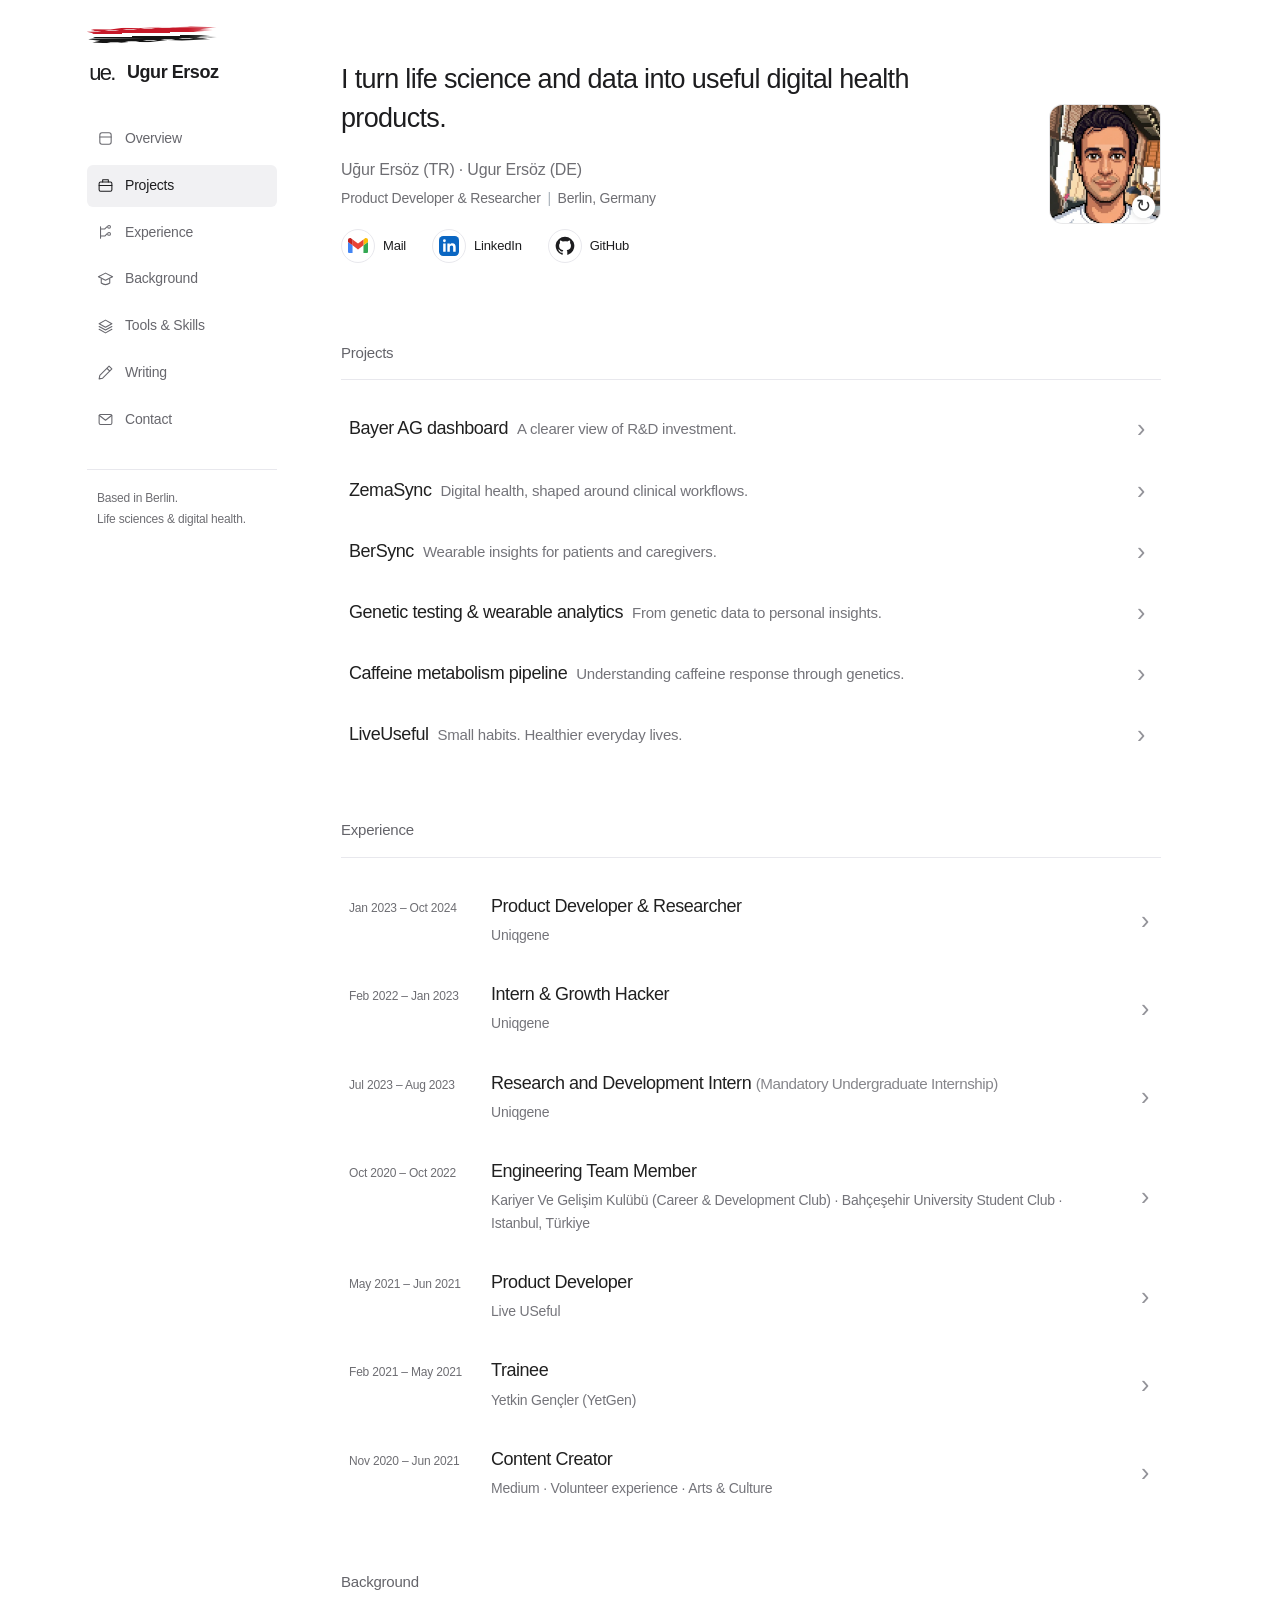
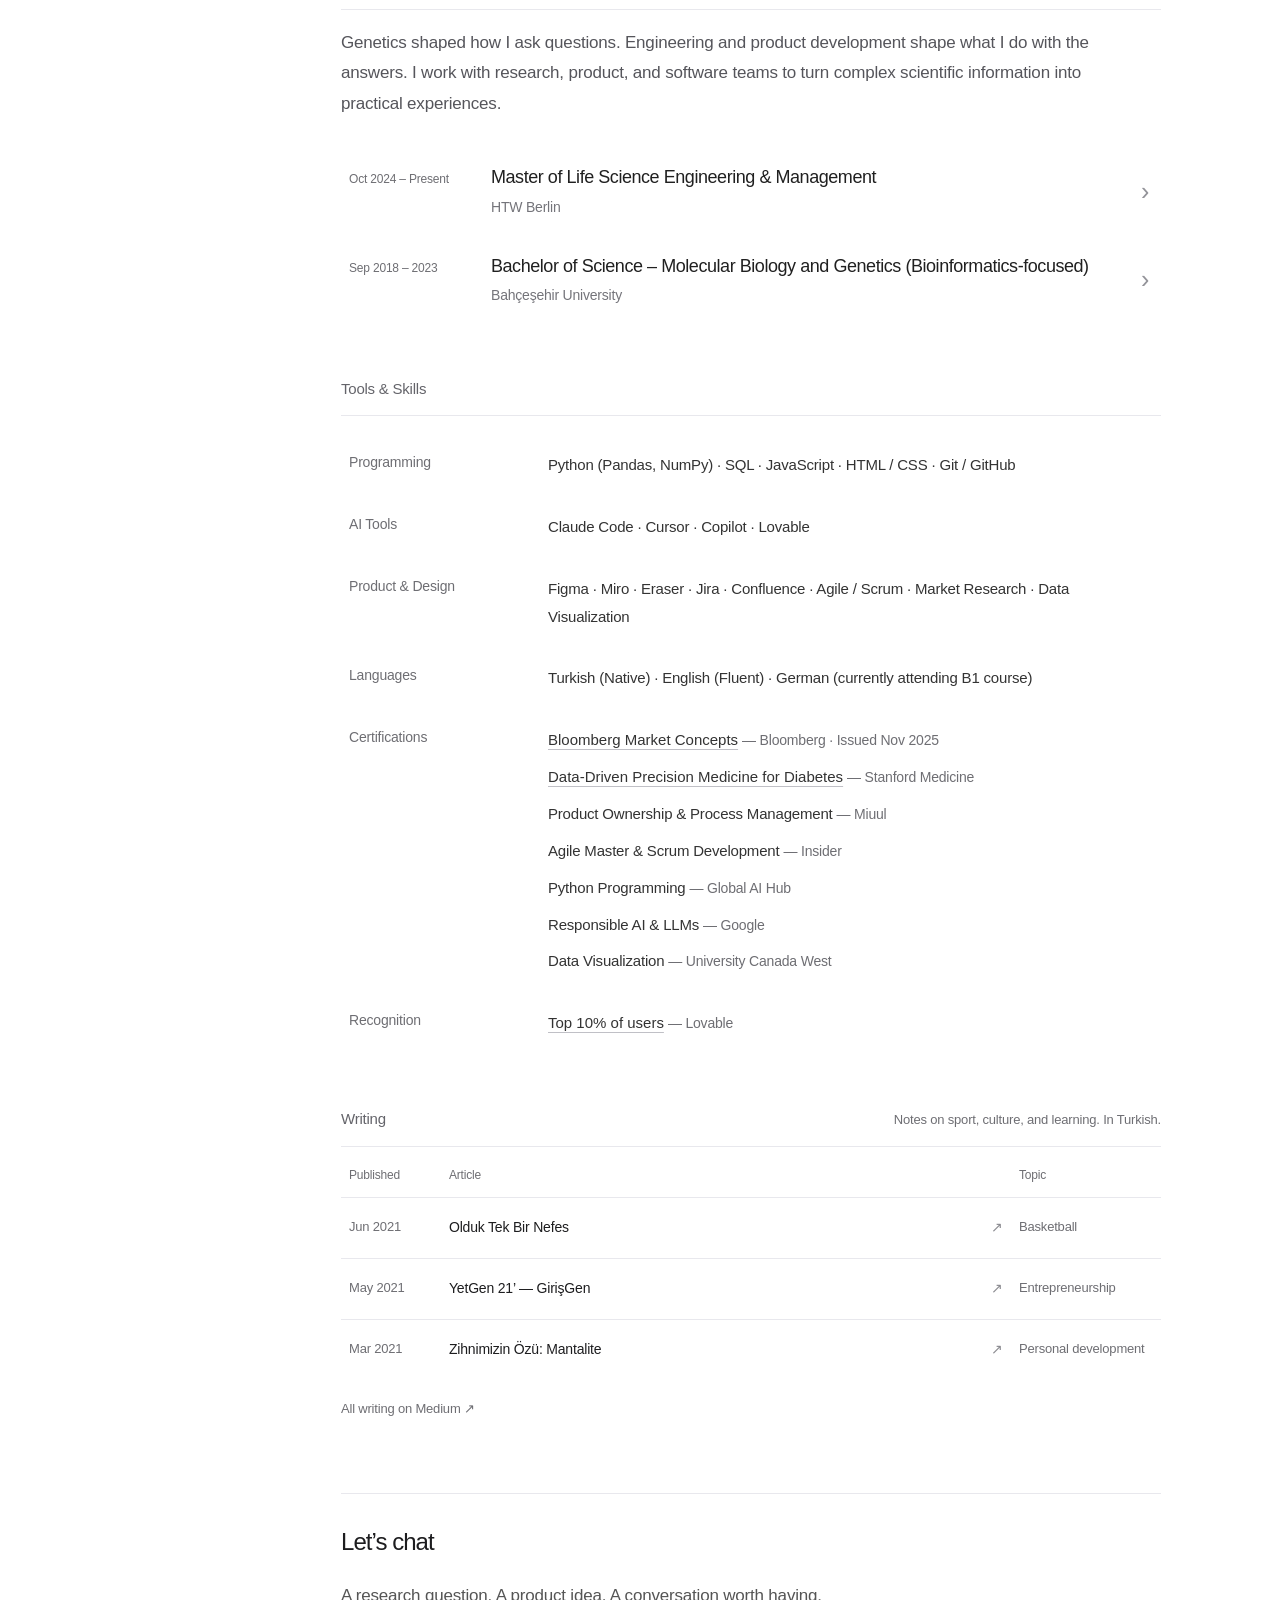
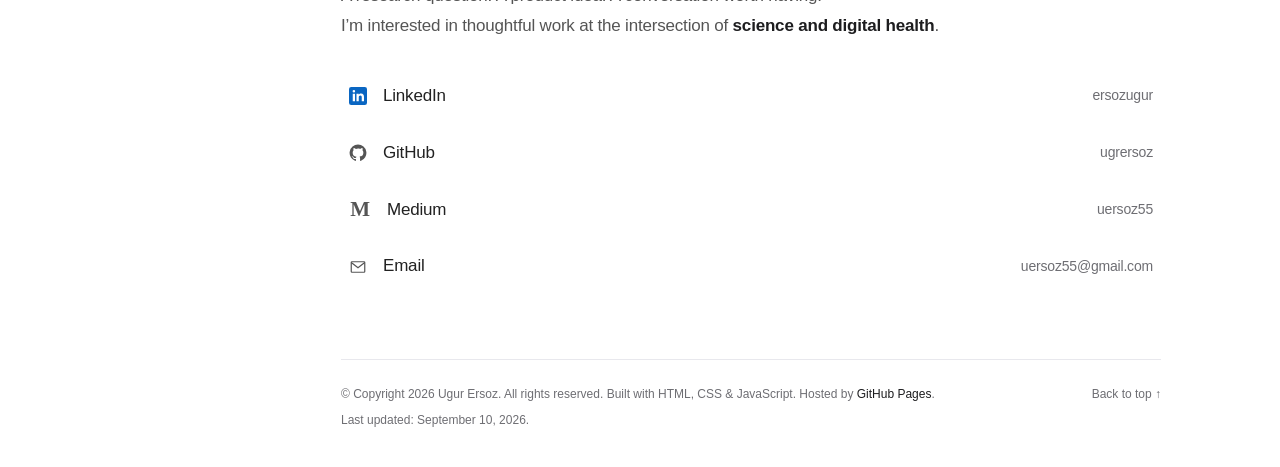
<file: my-portfolio/index.html>
<!doctype html>
<html lang="en">
<head>
  <meta charset="utf-8">
  <meta http-equiv="Content-Security-Policy" content="default-src 'none'; script-src 'self'; base-uri 'none'; form-action 'none'; object-src 'none'">
  <meta name="referrer" content="no-referrer">
  <meta name="viewport" content="width=device-width, initial-scale=1">
  <title>Ugur Ersoz — New website address</title>
  <link rel="canonical" href="https://ugrersoz.github.io/">
  <meta http-equiv="refresh" content="0; url=https://ugrersoz.github.io/">
  <script src="/assets/redirect.js" defer></script>
</head>
<body><p>The portfolio has moved to <a href="https://ugrersoz.github.io/">ugrersoz.github.io</a>.</p></body>
</html>
</file>
